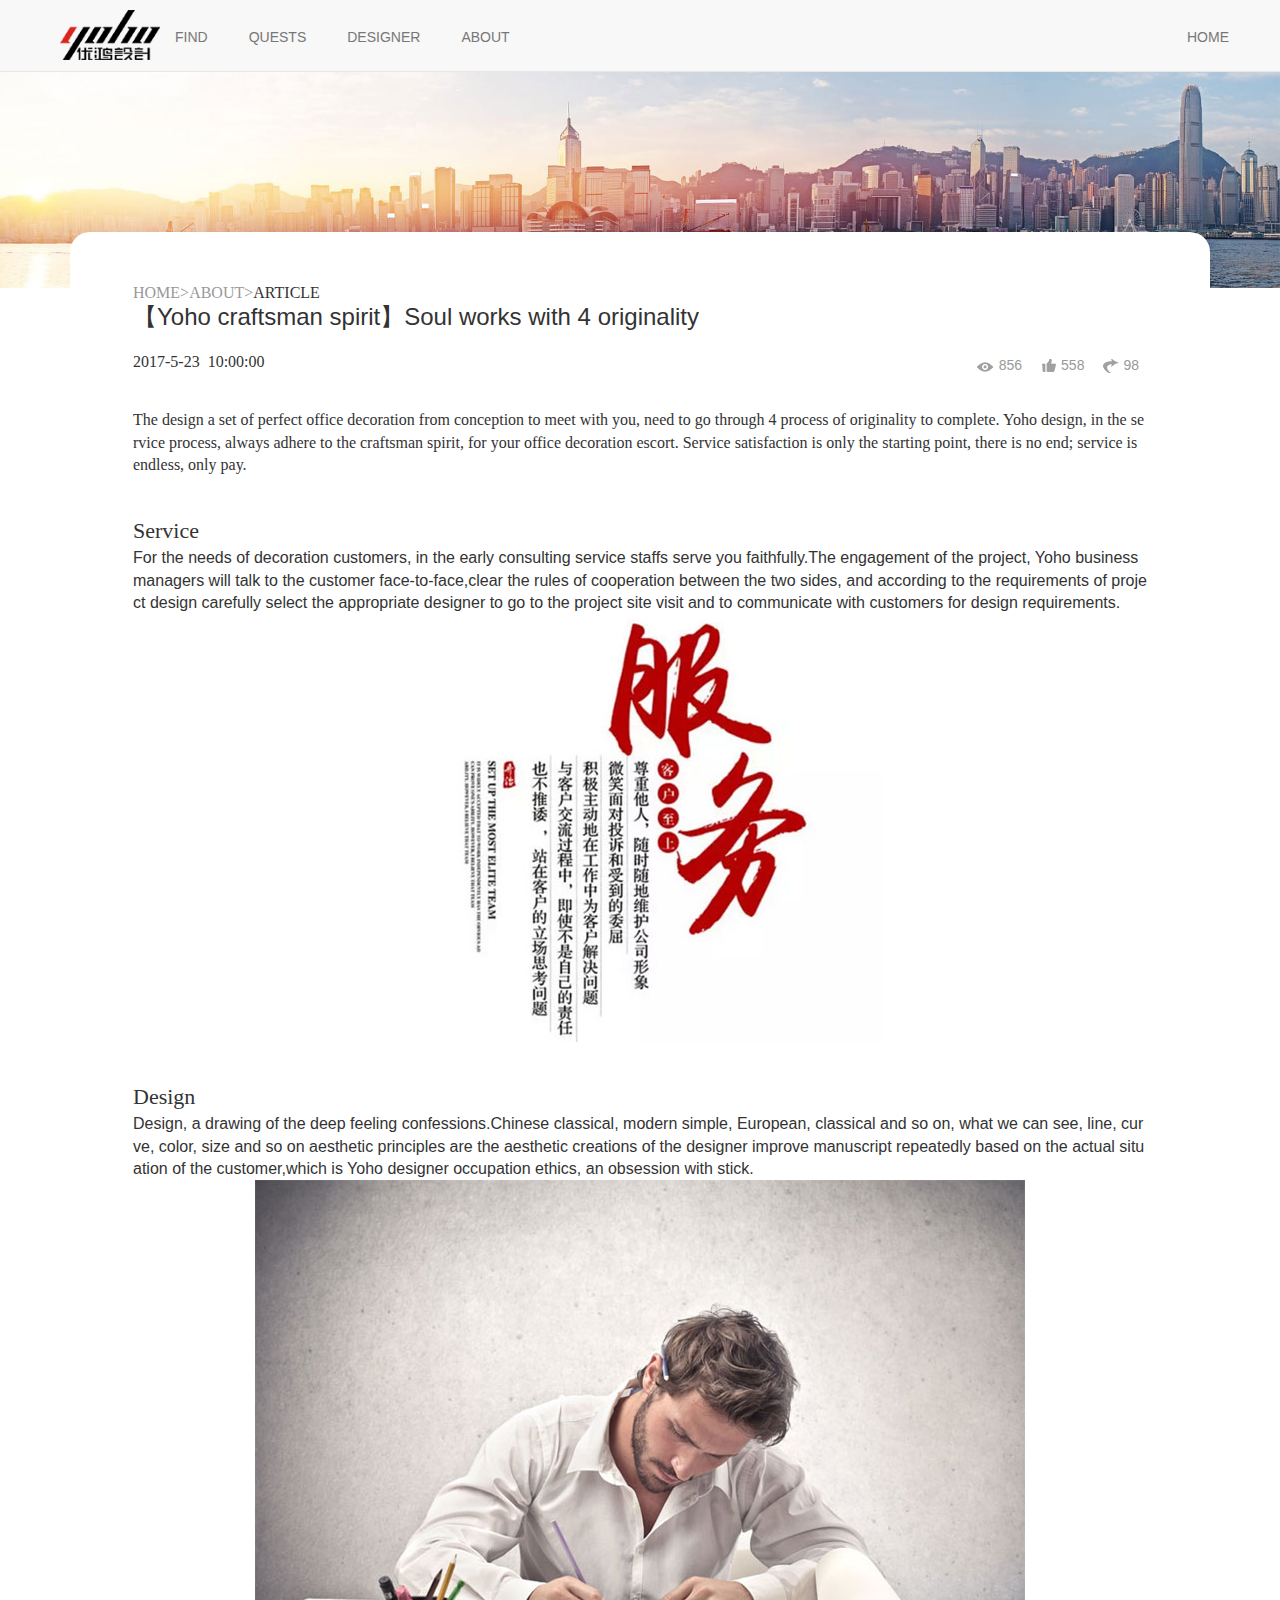
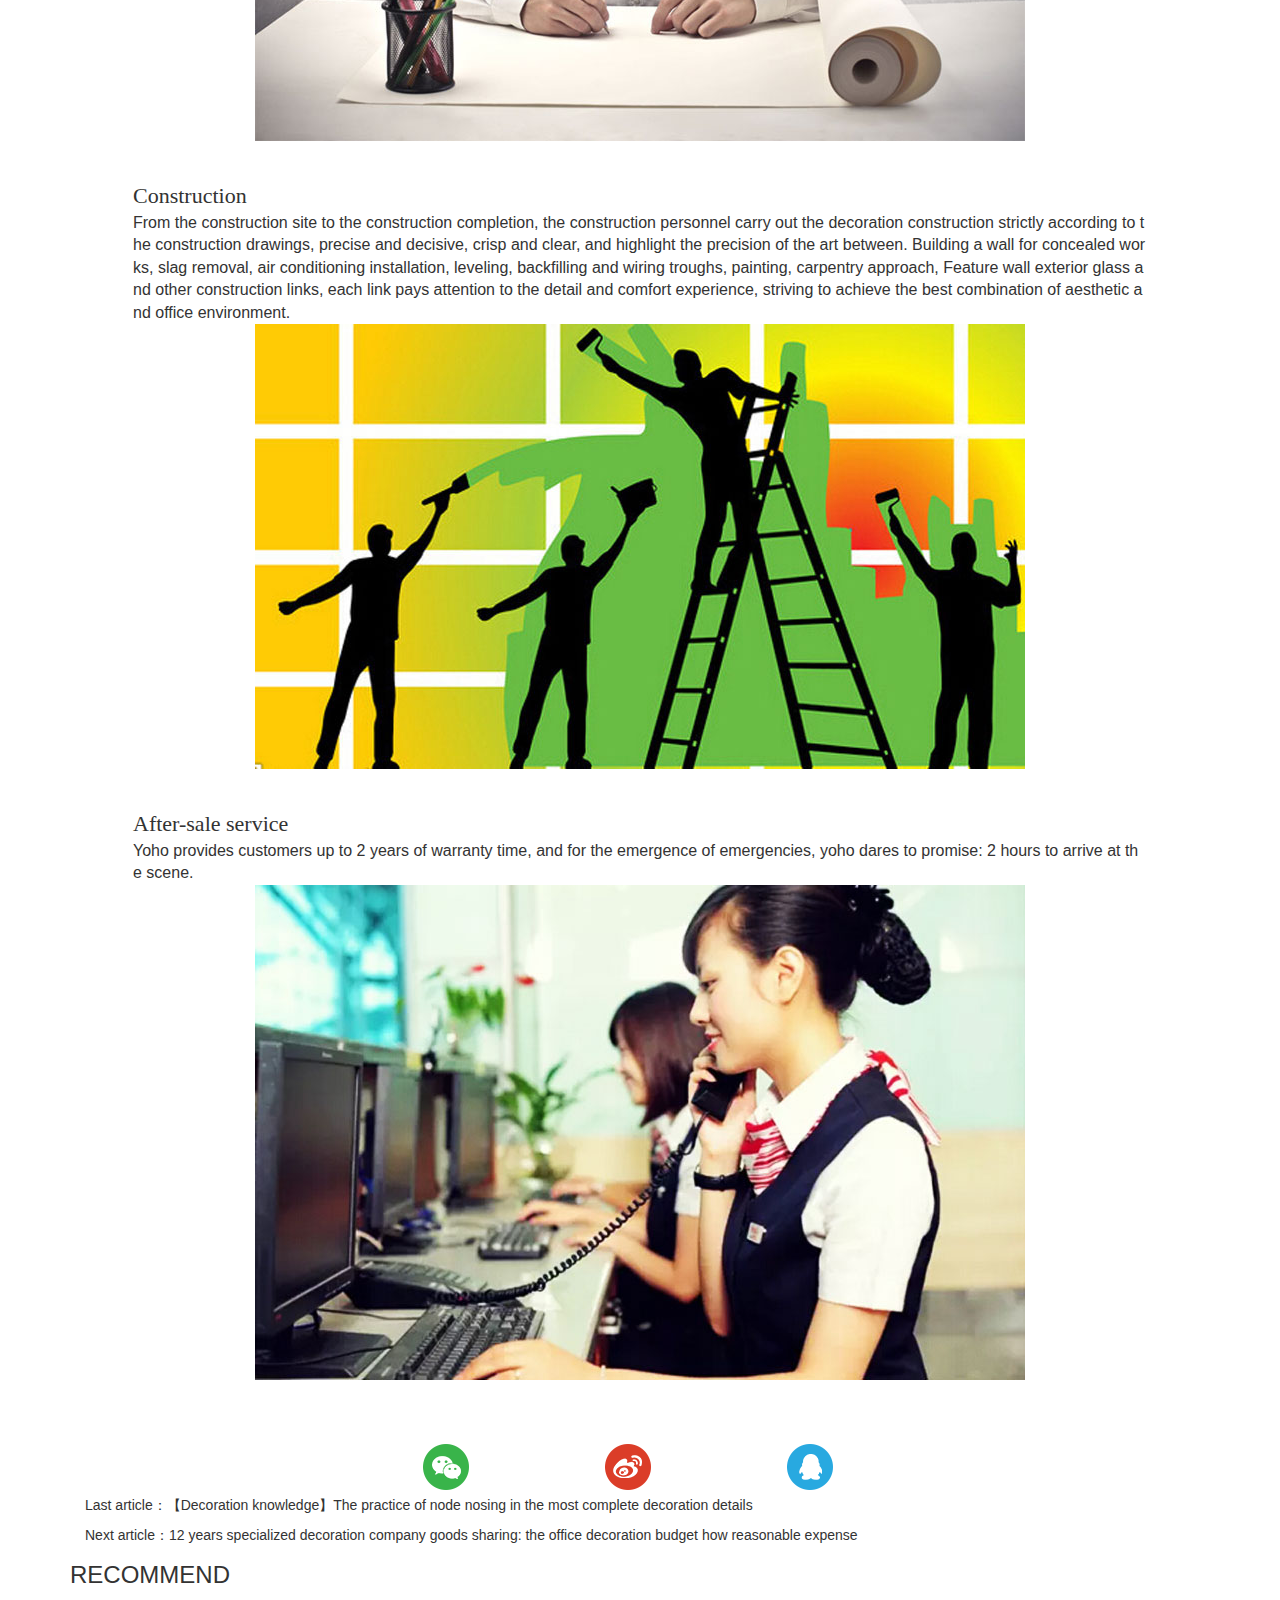
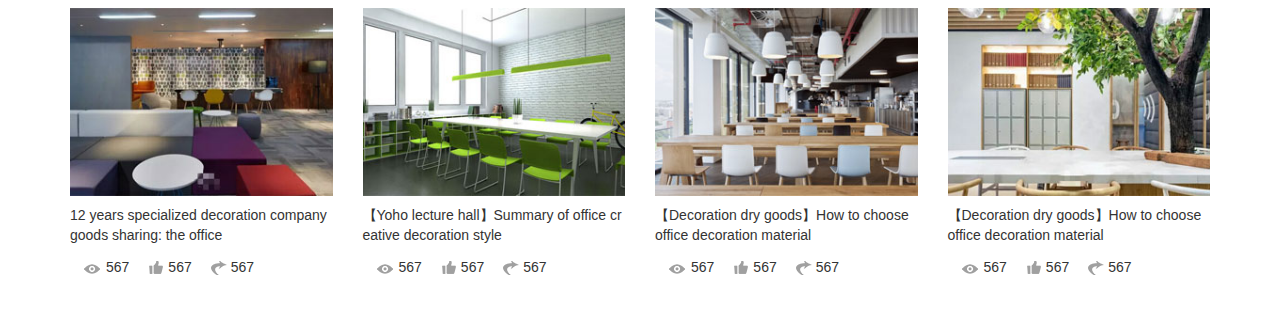
<file: article.html>
<!DOCTYPE html>
<html>

	<head>
		<meta http-equiv="Content-Type" content="text/html;charset=utf-8" />
		<meta name="keywords" content="" />
		<meta name="description" content="" />
		<meta name="viewport" content="width=device-width, initial-scale=1.0, maximum-scale=1.0, user-scalable=0" />
		<meta name="format-detection" content="telephone=no" />
		<meta name="apple-mobile-web-app-capable" content="yes" />
		<meta name="apple-mobile-web-app-status-bar-style" content="black">
		<meta charset="utf-8" />
		<title>案例栏目</title>
		<link rel="stylesheet" href="css/bootstrap.min.css" />
		<link rel="stylesheet" href="css/allshare.css" />
		<link rel="stylesheet" href="css/navshare.css" />
		<link rel="stylesheet" href="css/article.css" />
		<link rel="stylesheet" href="css/public.css"/>

	</head>

	<body>
		<nav class="navbar navbar-default navbar-fixed-top" role="navigation">

			<div class="navbar-header">

				<button type="button" class="navbar-toggle collapsed" data-toggle="collapse" data-target="#bs-example-navbar-collapse-1">
				        <span class="icon-bar"></span>
				        <span class="icon-bar"></span>
				        <span class="icon-bar"></span>
				    </button>

				<a class="navbar-brand" href="index.html"><img src="img/LOGO-500.png" /></a>
			</div>

			<div class="collapse navbar-collapse" id="bs-example-navbar-collapse-1">

				<ul class="nav navbar-nav">
					<li class="dropdown">
						<a href="columnsCase.html">
							FIND
						</a>
						<a class="quests" href="#">
							QUESTS
						</a>
						<a href="index.html#erSwp">
							DESIGNER
						</a>
						<a href="about.html">
							ABOUT
						</a>
					</li>
				</ul>

				<ul class="nav navbar-nav navbar-right">
					<li class="dropdown">
						<a href="index.html">
							HOME
						</a>

					</li>
				</ul>

			</div>

		</nav>
		
		
		<header id="head">

			<div>
				<div class="text-center pull-left">

					<div>
						<span>FOLLOW ME FOR</span>
						<p>EXCLUSIVE CONTENT.</p>
					</div>

				</div>
				<div class="pull-left">
					<a href="http://720yun.com/t/07f27u8Owuw?pano_id=1697038"><img src="images/vrbg_02.jpg" alt="" />

						<span>woneng industry</span>
						<i></i>
					</a>
					<a href="https://720yun.com/t/a3f27xfgyla?&pano_id=947447"><img src="images/vrbg_04.jpg" alt="" />

						<span>yuecheng Human resources</span>
						<i></i>
					</a>
					<a href="http://720yun.com/t/4932eusuxn6?pano_id=1689132"><img src="images/vrbg_05.jpg" alt="" />

						<span>Qinxi building materials</span>
						<i></i>
					</a>
				</div>
				<div class="pull-right">
					<div>
						<p><span class="active">ENGLISH</span> <span>中文</span></p>
						<a href="index.html"><img id="vrBtn" src="images/vrbtn_03.jpg" class="img-responsive pull-right" alt="" /></a>
					</div>

				</div>
			</div>

		</header>
		
		
		<div class="banner1">
			<img class="responsive img-responsive" src="img/article-bg.jpg">
		</div>
		<div class="bg">
			<div class="container">
				<div class="bg-white">
					<div class="article-top">
						<p><span>HOME>ABOUT></span>ARTICLE</p>
						<h3>【Yoho craftsman spirit】Soul works with 4 originality</h3>

						<p class="fl">
							<p>2017-5-23&nbsp;&nbsp;10:00:00</p>

						</p>
						<div class="fr">
							<div class="fenxiang">
								<div>
									<div class="pic-1"></div>
									<span>856</span>
								</div>
								<div>
									<div class="pic-2"></div>
									<span>558</span>
								</div>
								<div>
									<div class="pic-3"></div>
									<span>98</span>
									<div class="tu">
										<div class="pic-4"></div>
										<div class="pic-5"></div>
										<div class="pic-6"></div>
										<div class="pic-7"></div>
										<div class="pic-8"></div>
									</div>
								</div>
							</div>
						</div>

						<p class="the">The design a set of perfect office decoration from conception to meet with you, need to go through 4 process of originality to complete. Yoho design, in the service process, always adhere to the craftsman spirit, for your office decoration escort. Service satisfaction is only the starting point, there is no end; service is endless, only pay.</p>
					</div>
					<div class="service">
						<div>Service</div>
						<p>For the needs of decoration customers, in the early consulting service staffs serve you faithfully.The engagement of the project, Yoho business managers will talk to the customer face-to-face,clear the rules of cooperation between the two sides, and according to the requirements of project design carefully select the appropriate designer to go to the project site visit and to communicate with customers for design requirements. </p>
						<img class="responsive img-responsive" src="img/service.jpg" />
					</div>
					<div class="service">
						<div>Design</div>
						<p>Design, a drawing of the deep feeling confessions.Chinese classical, modern simple, European, classical and so on, what we can see, line, curve, color, size and so on aesthetic principles are the aesthetic creations of the designer improve manuscript repeatedly based on the actual situation of the customer,which is Yoho designer occupation ethics, an obsession with stick. </p>
						<img class="responsive img-responsive" src="img/design.jpg" />
					</div>
					<div class="service">
						<div>Construction</div>
						<p>From the construction site to the construction completion, the construction personnel carry out the decoration construction strictly according to the construction drawings, precise and decisive, crisp and clear, and highlight the precision of the art between. Building a wall for concealed works, slag removal, air conditioning installation, leveling, backfilling and wiring troughs, painting, carpentry approach, Feature wall exterior glass and other construction links, each link pays attention to the detail and comfort experience, striving to achieve the best combination of aesthetic and office environment. </p>
						<img class="responsive img-responsive" src="img/construction.jpg" />
					</div>
					<div class="service">
						<div>After-sale service</div>
						<p>Yoho provides customers up to 2 years of warranty time, and for the emergence of emergencies, yoho dares to promise: 2 hours to arrive at the scene.</p>
						<img class=" pic responsive img-responsive" src="img/After-sale-service.jpg" />
					</div>
				</div>
				<div class="share">
					<div class="sh">
						<img class="responsive img-responsive" src="img/case3.png" />
						<img class="responsive img-responsive" src="img/weibo.png" />
						<img class="responsive img-responsive" src="img/QQ.png" />
					</div>
				</div>
				<div class="article">
					<div class="col-md-12">
						<a href="">Last article：【Decoration knowledge】The practice of node nosing in the most complete decoration details</a>
					</div>
					<div class="col-md-12">
						<a href="">Next article：12 years specialized decoration company goods sharing: the office decoration budget how reasonable expense</a>
					</div>
				</div>
			</div>
		</div>
		<div class="container">
			<div class="row">
				<div class="col-md-12">
					<h3>RECOMMEND</h3>
				</div>
				<div class="col-md-3 col-sm-6 col-xs-6">
					<div class="box">
						<img class="responsive img-responsive" src="img/tuijian1.jpg" />
						<p>12 years specialized decoration company goods sharing: the office </p>
						<div class="fenxiang">
							<div>
								<div class="pic-1"></div>
								<span>567</span>
							</div>
							<div>
								<div class="pic-2"></div>
								<span>567</span>
							</div>
							<div>
								<div class="pic-3-1"></div>
								<span>567</span>
								<div class="tu1">
										<div class="pic-4"></div>
										<div class="pic-5"></div>
										<div class="pic-6"></div>
										<div class="pic-7"></div>
										<div class="pic-8"></div>
									</div>
							</div>
						</div>
					</div>
				</div>
				<div class="col-md-3 col-sm-6 col-xs-6">
					<div class="box">
						<img class="responsive img-responsive" src="img/tuijian2.jpg" />
						<p>【Yoho lecture hall】Summary of office creative decoration style </p>
						<div class="fenxiang">
							<div>
								<div class="pic-1"></div>
								<span>567</span>
							</div>
							<div>
								<div class="pic-2"></div>
								<span>567</span>
							</div>
							<div>
								<div class="pic-3-2"></div>
								<span>567</span>
								<div class="tu2">
										<div class="pic-4"></div>
										<div class="pic-5"></div>
										<div class="pic-6"></div>
										<div class="pic-7"></div>
										<div class="pic-8"></div>
									</div>
							</div>
						</div>
					</div>
				</div>
				<div class="col-md-3 col-sm-6 col-xs-6">
					<div class="box">
						<img class="responsive img-responsive" src="img/tuijian3.jpg" />
						<p>【Decoration dry goods】How to choose office decoration material </p>
						<div class="fenxiang">
							<div>
								<div class="pic-1"></div>
								<span>567</span>
							</div>
							<div>
								<div class="pic-2"></div>
								<span>567</span>
							</div>
							<div>
								<div class="pic-3-3"></div>
								<span>567</span>
								<div class="tu3">
										<div class="pic-4"></div>
										<div class="pic-5"></div>
										<div class="pic-6"></div>
										<div class="pic-7"></div>
										<div class="pic-8"></div>
									</div>
							</div>
						</div>
					</div>
				</div>
				<div class="col-md-3 col-sm-6 col-xs-6">
					<div class="box">
						<img class="responsive img-responsive" src="img/tuijian4m.jpg" />
						<p>【Decoration dry goods】How to choose office decoration material </p>
						<div class="fenxiang">
							<div>
								<div class="pic-1"></div>
								<span>567</span>
							</div>
							<div>
								<div class="pic-2"></div>
								<span>567</span>
							</div>
							<div>
								<div class="pic-3-4"></div>
								<span>567</span>
								<div class="tu4">
										<div class="pic-4"></div>
										<div class="pic-5"></div>
										<div class="pic-6"></div>
										<div class="pic-7"></div>
										<div class="pic-8"></div>
									</div>
							</div>
						</div>
					</div>
				</div>
			</div>
		</div>

		<div class="toolbar">
			<a href="#" class="toolbar-item toolbar-item-weixin">
				<div class="toolbar-layer">
					<div id="maCanvas" style="display: none">
						<!--<img src="images/ma.png" alt=""/>-->
					</div>
					<div id="maImg">
					</div>
					<p>微信扫一扫</p>
					<i id="triangle-right"></i>
				</div>
			</a>

			<a href="http://www.yohosj.com/swt/" class="toolbar-item toolbar-item-feedback">

			</a>
			<a href="javascript:;" id="top" class="toolbar-item toolbar-item-top"></a>

		</div>
		<script src="js/jquery-3.2.1.min.js"></script>
		<script src="js/bootstrap.min.js"></script>
		<script src="js/jquery.qrcode.min.js"></script>
		<script src="js/app.js"></script>
		<script type="text/javascript" src="js/article.js" ></script>
		<script type="text/javascript" src="js/allshare.js" ></script>
	</body>

</html>
</file>
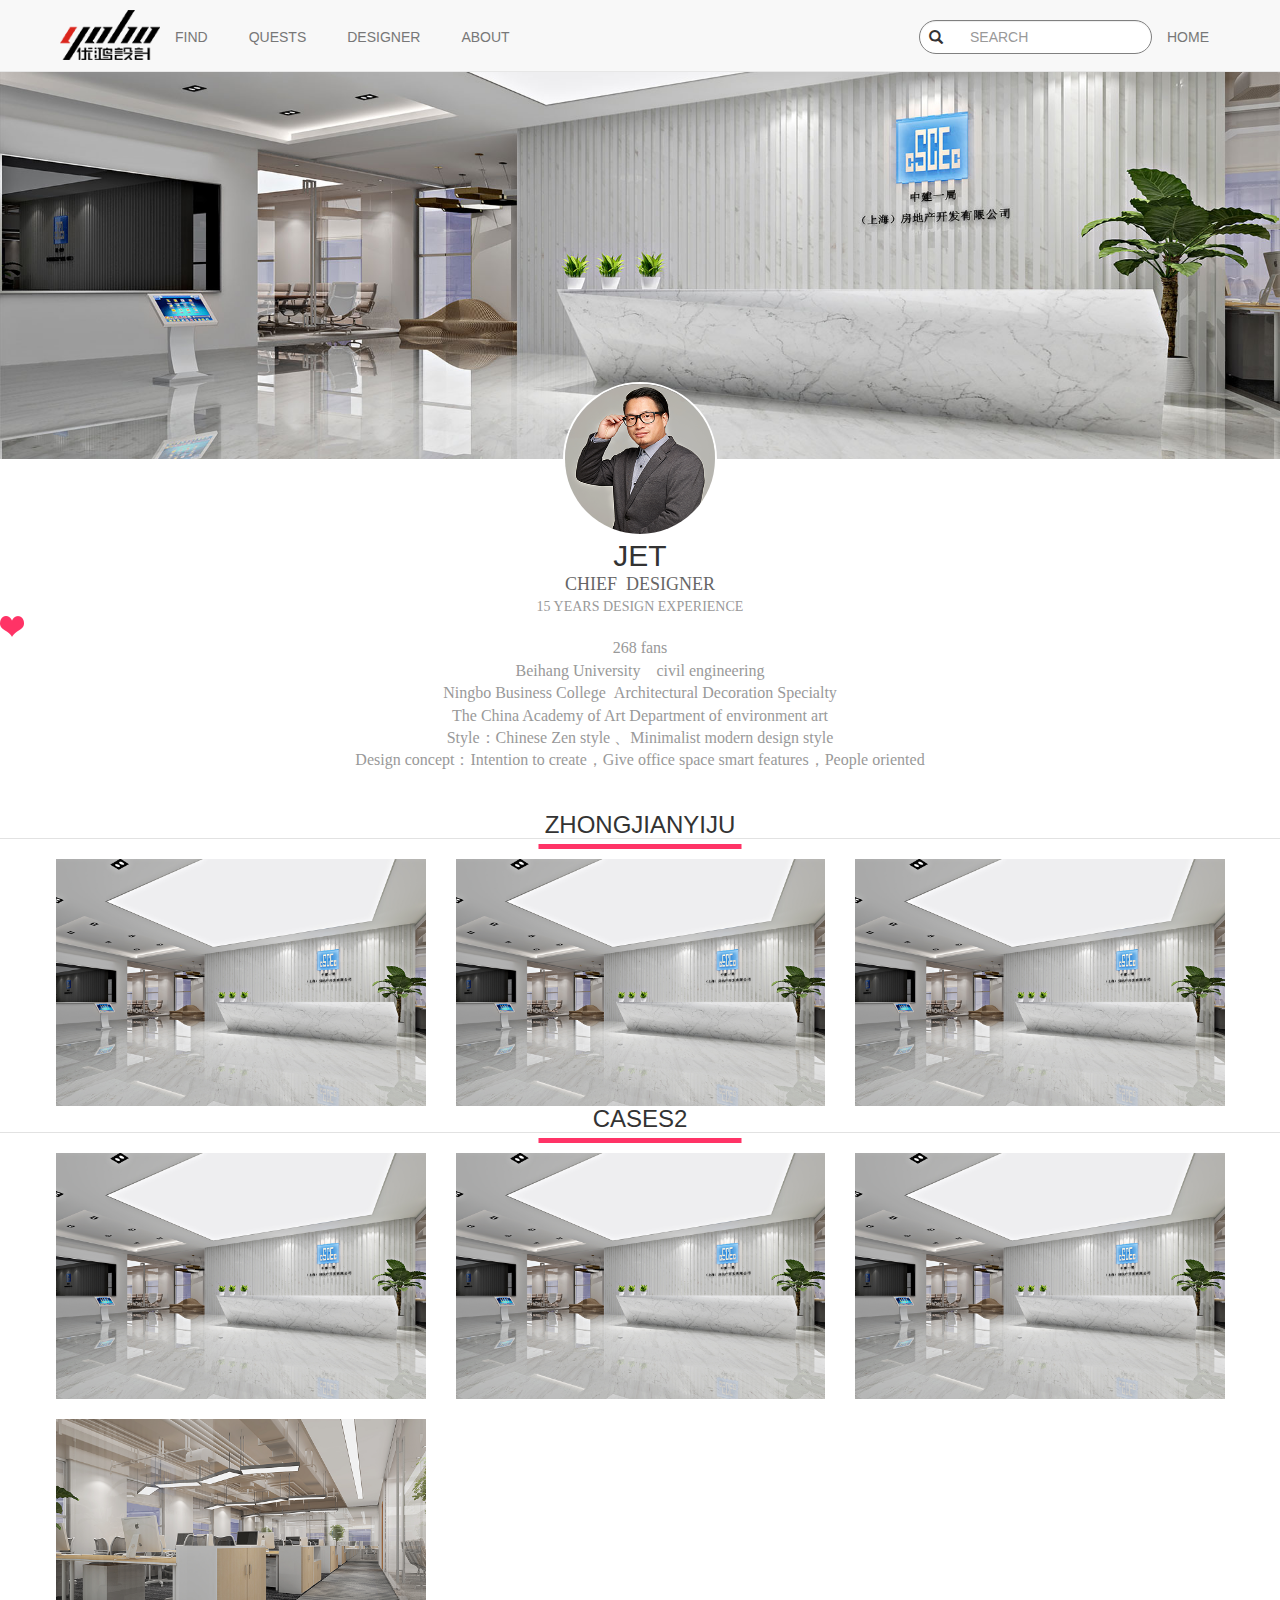
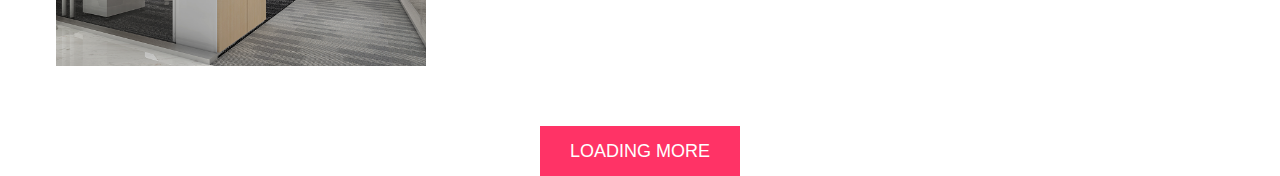
<file: Case-column-also.html>
<!DOCTYPE html>
<html>

	<head>
		<meta http-equiv="Content-Type" content="text/html;charset=utf-8" />
		<meta name="keywords" content="" />
		<meta name="description" content="" />
		<meta name="viewport" content="width=device-width, initial-scale=1.0, maximum-scale=1.0, user-scalable=0" />
		<meta name="format-detection" content="telephone=no" />
		<meta name="apple-mobile-web-app-capable" content="yes" />
		<meta name="apple-mobile-web-app-status-bar-style" content="black">
		<meta charset="utf-8" />
		<title>设计师详情</title>
		<link rel="stylesheet" href="css/bootstrap.min.css" />
		<link rel="stylesheet" href="css/allshare.css" />
		<link rel="stylesheet" href="css/navshare.css" />
		<link rel="stylesheet" href="css/Case-column-also.css" />
		<link rel="stylesheet" href="css/public.css"/>
	</head>

	<body>
		<nav class="navbar navbar-default navbar-fixed-top" role="navigation">

			<div class="navbar-header">

				<button type="button" class="navbar-toggle collapsed" data-toggle="collapse" data-target="#bs-example-navbar-collapse-1">
				        <span class="icon-bar"></span>
				        <span class="icon-bar"></span>
				        <span class="icon-bar"></span>
				    </button>

				<a class="navbar-brand" href="index.html"><img src="img/LOGO-500.png" /></a>
			</div>

			<div class="collapse navbar-collapse" id="bs-example-navbar-collapse-1">

				<ul class="nav navbar-nav">
					<li class="dropdown">
						<a href="columnsCase.html">
							FIND
						</a>
						<a class="quests" href="">
							QUESTS
						</a>
						<a href="index.html#erSwp">
							DESIGNER
						</a>
						<a href="about.html">
							ABOUT
						</a>
					</li>
				</ul>

				<ul class="nav navbar-nav navbar-right">
					<li class="dropdown">
						<a href="index.html">
							HOME
						</a>

					</li>
				</ul>

				<form class="navbar-form navbar-right" role="search">
					<div class="form-group has-feedback">
						<input type="text" class="form-control" placeholder="SEARCH">
						<span class="glyphicon glyphicon-search form-control-feedback"> </span>
					</div>
				</form>

			</div>

		</nav>

		<header id="head">

			<div>
				<div class="text-center pull-left">

					<div>
						<span>FOLLOW ME FOR</span>
						<p>EXCLUSIVE CONTENT.</p>
					</div>

				</div>
				<div class="pull-left">
					<a href="http://720yun.com/t/07f27u8Owuw?pano_id=1697038"><img src="images/vrbg_02.jpg" alt="" />

						<span>woneng industry</span>
						<i></i>
					</a>
					<a href="https://720yun.com/t/a3f27xfgyla?&pano_id=947447"><img src="images/vrbg_04.jpg" alt="" />

						<span>yuecheng Human resources</span>
						<i></i>
					</a>
					<a href="http://720yun.com/t/4932eusuxn6?pano_id=1689132"><img src="images/vrbg_05.jpg" alt="" />

						<span>Qinxi building materials</span>
						<i></i>
					</a>
				</div>
				<div class="pull-right">
					<div>
						<p><span class="active">ENGLISH</span> <span>中文</span></p>
						<a href="index.html"><img id="vrBtn" src="images/vrbtn_03.jpg" class="img-responsive pull-right" alt="" /></a>
					</div>

				</div>
			</div>

		</header>
		<div class="main">
			<div class="banner">
				<img class="img-responsive" src="img/banner.jpg" />

			</div>
			<div class="person">
				<div>
					<img class="img-circle" src="img/JET.png" />
				</div>
			</div>
		</div>
		<div class="text">
			<h2>JET</h2>
			<p class="ch">CHIEF&nbsp;&nbsp;DESIGNER</p>
			<p class="year">15 YEARS DESIGN EXPERIENCE</p>
			<P>
				<span><img src="img/love.png"></span>
				<span>268</span>
				<span>fans</span>
			</P>
			<p>Beihang University &nbsp;&nbsp;&nbsp;civil engineering</p>
			<p>Ningbo Business College&nbsp;&nbsp;Architectural Decoration Specialty</p>
			<p>The China Academy of Art Department of environment art</p>
			<p>Style：Chinese Zen style 、Minimalist modern design style</p>
			<P>Design concept：Intention to create，Give office space smart features，People oriented</P>
		</div>
		<div class="bottom">
			<h3>ZHONGJIANYIJU<i></i></h3>
			<div class="bottom-boder"></div>
			<div class="container-fluid">

				<div class="col-sm-4 col-xs-4">
					<img class="img-responsive" src="img/anli1-1.png" />
				</div>
				<div class="col-sm-4 col-xs-4">
					<img class="img-responsive" src="img/anli1-1.png" />
				</div>
				<div class="col-sm-4 col-xs-4">
					<img class="img-responsive" src="img/anli1-1.png" />
				</div>

			</div>
			<h3>CASES2<i class="icon"></i></h3>
			<div class="bottom-boder"></div>
			<div class="container-fluid">

				<div class="col-sm-4 col-xs-4">
					<img class="img-responsive" src="img/anli1-1.png" />
				</div>
				<div class="col-sm-4 col-xs-4">
					<img class="img-responsive" src="img/anli1-1.png" />
				</div>
				<div class="col-sm-4 col-xs-4">
					<img class="img-responsive" src="img/anli1-1.png" />
				</div>
				<div class="col-sm-4 col-xs-4 last">
					<img class="img-responsive" src="img/anli4.png" />
				</div>

			</div>
		</div>
		<div class="toolbar">
			<a href="#" class="toolbar-item toolbar-item-weixin">
				<div class="toolbar-layer">
					<div id="maCanvas" style="display: none">
						<!--<img src="images/ma.png" alt=""/>-->
					</div>
					<div id="maImg">
					</div>
					<p>微信扫一扫</p>
					<i id="triangle-right"></i>
				</div>
			</a>

			<a href="http://www.yohosj.com/swt/" class="toolbar-item toolbar-item-feedback">

			</a>
			<a href="javascript:;" id="top" class="toolbar-item toolbar-item-top"></a>

		</div>
		<div class="footer">
			<h4>LOADING MORE</h4>
		</div>
		

		<script src="js/jquery-3.2.1.min.js"></script>
		<script src="js/bootstrap.min.js"></script>
		<script type="text/javascript" src="js/jquery.qrcode.min.js"></script>
		<script type="text/javascript" src="js/app.js" data-page="home" id="scriptRequire"></script>
		<script type="text/javascript" src="js/allshare.js" ></script>

	</body>

</html>
</file>
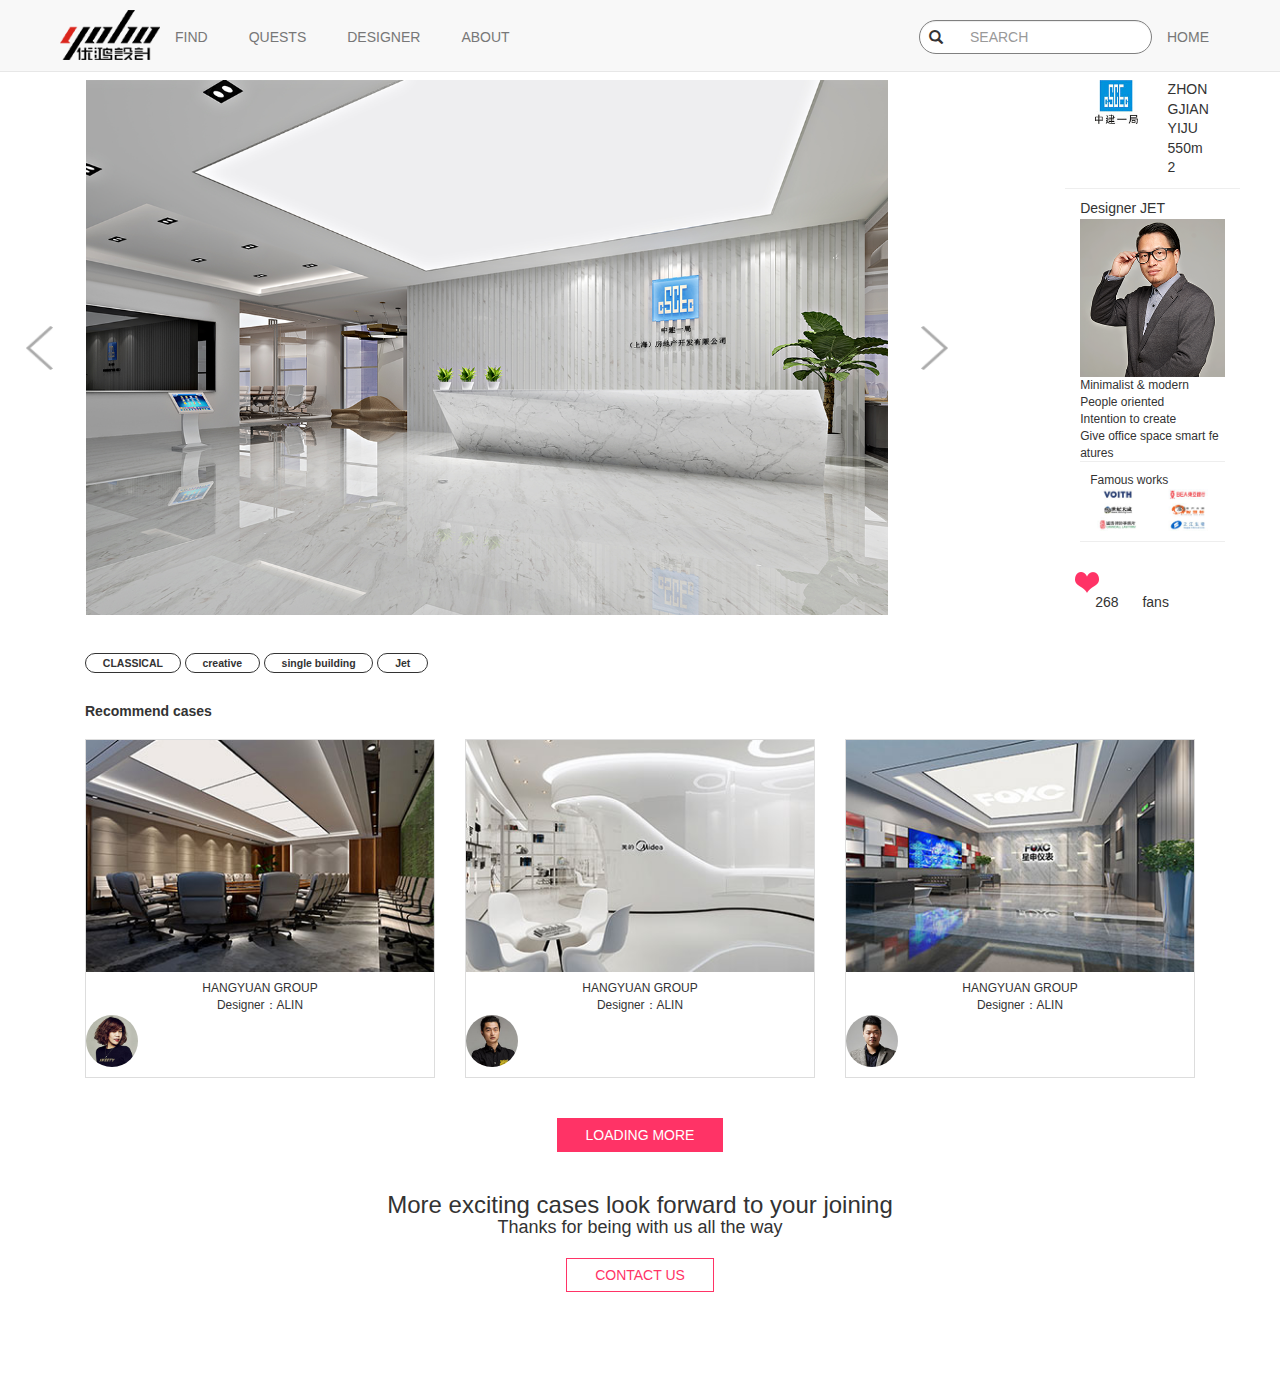
<file: case.html>
<!DOCTYPE html>
<html>

	<head>
		<meta http-equiv="Content-Type" content="text/html;charset=utf-8" />
		<meta name="keywords" content="" />
		<meta name="description" content="" />
		<meta name="viewport" content="width=device-width, initial-scale=1.0, maximum-scale=1.0, user-scalable=0" />
		<meta name="format-detection" content="telephone=no" />
		<meta name="apple-mobile-web-app-capable" content="yes" />
		<meta name="apple-mobile-web-app-status-bar-style" content="black">
		<meta charset="utf-8" />
		<title>案例详情</title>
		<link rel="stylesheet" href="css/bootstrap.css" />
		<link rel="stylesheet" href="css/allshare.css" />
		<link rel="stylesheet" href="css/navshare.css" />
		<link rel="stylesheet" href="css/case.css" />
		<link rel="stylesheet" href="css/swiper-3.4.2.min.css" />
		<link rel="stylesheet" href="css/public.css"/>
	</head>

	<body>
		<nav class="navbar navbar-default navbar-fixed-top" role="navigation">

			<div class="navbar-header">

				<button type="button" class="navbar-toggle collapsed" data-toggle="collapse" data-target="#bs-example-navbar-collapse-1">
				        <span class="icon-bar"></span>
				        <span class="icon-bar"></span>
				        <span class="icon-bar"></span>
				    </button>

				<a class="navbar-brand" href="index.html"><img src="img/LOGO-500.png" /></a>
			</div>

			<div class="collapse navbar-collapse" id="bs-example-navbar-collapse-1">

				<ul class="nav navbar-nav">
					<li class="dropdown">
						<a href="columnsCase.html">
							FIND
						</a>
						<a class="quests" href="#">
							QUESTS
						</a>
						<a href="index.html#erSwp">
							DESIGNER
						</a>
						<a href="about.html">
							ABOUT
						</a>
					</li>
				</ul>

				<ul class="nav navbar-nav navbar-right">
					<li class="dropdown">
						<a href="index.html">
							HOME
						</a>

					</li>
				</ul>

				<form class="navbar-form navbar-right" role="search">
					<div class="form-group has-feedback">
						<input type="text" class="form-control" placeholder="SEARCH">
						<span class="glyphicon glyphicon-search form-control-feedback"> </span>
					</div>
				</form>

			</div>

		</nav>
		
		
		<header id="head">

			<div>
				<div class="text-center pull-left">

					<div>
						<span>FOLLOW ME FOR</span>
						<p>EXCLUSIVE CONTENT.</p>
					</div>

				</div>
				<div class="pull-left">
					<a href="http://720yun.com/t/07f27u8Owuw?pano_id=1697038"><img src="images/vrbg_02.jpg" alt="" />

						<span>woneng industry</span>
						<i></i>
					</a>
					<a href="https://720yun.com/t/a3f27xfgyla?&pano_id=947447"><img src="images/vrbg_04.jpg" alt="" />

						<span>yuecheng Human resources</span>
						<i></i>
					</a>
					<a href="http://720yun.com/t/4932eusuxn6?pano_id=1689132"><img src="images/vrbg_05.jpg" alt="" />

						<span>Qinxi building materials</span>
						<i></i>
					</a>
				</div>
				<div class="pull-right">
					<div>
						<p><span class="active">ENGLISH</span> <span>中文</span></p>
						<a href="index.html"><img id="vrBtn" src="images/vrbtn_03.jpg" class="img-responsive pull-right" alt="" /></a>
					</div>

				</div>
			</div>

		</header>



		<div class="container-fluid" style="margin-top:80px;">
			<div class="row">
				<div class="col-lg-9 col-md-9 col-sm-12 col-xs-12">
					<div style="width: 90%;margin: 0 auto;">
					<div class="swiper-container">

						<div class="swiper-wrapper">
							<div class="swiper-slide"><img class="responsive img-responsive" src="img/anli1-1.png"></div>
							<div class="swiper-slide"><img class="responsive img-responsive" src="img/anli1-2.png"></div>
							<div class="swiper-slide"><img class="responsive img-responsive" src="img/anli1-3.png"></div>
						</div>

					</div>
					</div>

					<div class="swiper-button-prev"></div>
					<!--前进按钮-->
					<div class="swiper-button-next"></div>	
				</div>
				

				
				<div class="col-lg-2 col-md-3 col-sm-12 col-xs-12 pull-right right-bar">


					<div class="mt20 visible-sm-block visible-xs-block col-sm-12"></div>
					<div class="right-top col-sm-12">
						
						<div class="zhong-logo col-md-6  col-sm-4 col-xs-12">
							<img src="img/zhongjian.jpg" />
						</div>
						<div class="zhong col-md-6 col-sm-8 col-xs-12">
							<p>ZHONGJIANYIJU</p>
							<p>550m2</p>
						</div>
					</div>
					
					
					<div class="col-sm-6 col-xs-12 col-md-12 designer">
						<div>
							<span>Designer</span>
							<span>JET</span>
								<a href="Case-column-also.html" class="im"><img class="responsive img-responsive" src="img/JET.png" ></a>
						</div>
					</div>

					<div class="designer-info col-sm-6 col-xs-12 col-md-12">
						<p>Minimalist & modern</p>
						<p>People oriented</p>
						<p>Intention to create</p>
						<p>Give office space smart features</p>
						<div class="famous">
							<p>Famous works</p>
							<img src="img/JET-famous-works.jpg" style="width:100%;" />
						</div>	
					</div>	

					<div class="col-md-12 love">
						<span><img src="img/love.png" alt=""></span>
						<span>268</span>
						<span>fans</span>
					</div>




				</div>
			</div>		
		</div>


		<div class="container classical">
				
		<div class="col-md-12">
				<span class="label label-default">CLASSICAL</span>
				<span class="label label-default">creative</span>
				<span class="label label-default">single building</span>
				<span class="label label-default">Jet</span>
		</div>		
		</div>
		
		<script src="js/jquery-3.2.1.min.js"></script>
		<script src="js/bootstrap.min.js"></script>
		<script type="text/javascript" src="js/swiper-3.4.2.min.js"></script>
		<script type="text/javascript" src="js/allshare.js" ></script>
		<script type="text/javascript">
			var mySwiper = new Swiper(".swiper-container", {
				direction: "horizontal",
				/*横向滑动*/
				loop: true,
				/*形成环路（即：可以从最后一张图跳转到第一张图*/
				autoplayDisableOnInteraction: false,
				/*用户操作完继续*/

				paginationClickable: true,
				/*点击圆点*/
				prevButton: ".swiper-button-prev",
				/*前进按钮*/
				nextButton: ".swiper-button-next",
				/*后退按钮*/
				autoplay: 3000,
				/*每隔3秒自动播放*/
			})
		</script> 
		


		<style>
		.classical{
			margin-top: 30px; 
		}
			#cases .col-sm-4{
				text-align: center;
				
			}
			.box{
				border:1px solid #ddd;
			}
			.box:hover{
-webkit-box-shadow: 0 3px 8px rgba(0, 0, 0, .175);
          box-shadow: 0 3px 8px rgba(0, 0, 0, .175);				
			}
			a.ico img{width: 15%;}
			a.ico img{
				border-radius: 50%;
			}
		</style>
		<div class="container" id="cases">
				<h5 class="col-md-12"><strong>Recommend cases</strong></h5>
				<div class="col-sm-4">
					<div class="box">
					<img src="img/an_03.jpg" width="100%" alt="">
					<h6>HANGYUAN GROUP</h6>
					<small>Designer：ALIN</small>
					<p><a href="" class="ico"><img src="img/i.jpg" alt=""></a></p>
					</div>
				</div>

				<div class="col-sm-4">
					<div class="box">
					<img src="img/an_05.jpg" width="100%" alt="">
					<h6>HANGYUAN GROUP</h6>
					<small>Designer：ALIN</small>
					<p><a href="" class="ico"><img src="img/person2.jpg" alt=""></a></p>
					</div>
				</div>

				<div class="col-sm-4">
					<div class="box">
					<img src="img/xing.jpg" width="100%" alt="">
					<h6>HANGYUAN GROUP</h6>
					<small>Designer：ALIN</small>
					<p><a href="" class="ico"><img src="img/person3.jpg" alt=""></a></p>
					</div>
				</div>
			
		</div>

		<style>
			.more{
				margin-top: 40px;
				margin-bottom: 40px;
			}
			.contact .btn{
				margin-top: 20px;
				margin-bottom: 60px;
			}
		</style>
		<div class="more  text-center">
					<a href="http://yohosj.com/cases" class="btn btn-danger active">LOADING MORE</a>
			</div>
	


		<div class="contact  text-center">
			<div><h3>More exciting cases look forward to your joining</h3>
			<h4>Thanks for being with us all the way</h4>
			<a href="index.html#stContact" class="btn btn-danger">CONTACT US</a>
			</div>			
		</div>

		<br>
		<br>


		<div class="toolbar">
			<a href="#" class="toolbar-item toolbar-item-weixin">
				<div class="toolbar-layer">
					<div id="maCanvas" style="display: none">
						<!--<img src="images/ma.png" alt=""/>-->
					</div>
					<div id="maImg">
					</div>
					<p>微信扫一扫</p>
					<i id="triangle-right"></i>
				</div>
			</a>

			<a href="http://www.yohosj.com/swt/" class="toolbar-item toolbar-item-feedback">

			</a>
			<a href="javascript:;" id="top" class="toolbar-item toolbar-item-top"></a>

		</div>
		<script src="js/jquery.qrcode.min.js"></script>
		<script src="js/app.js"></script>
	</body>

</html>
</file>
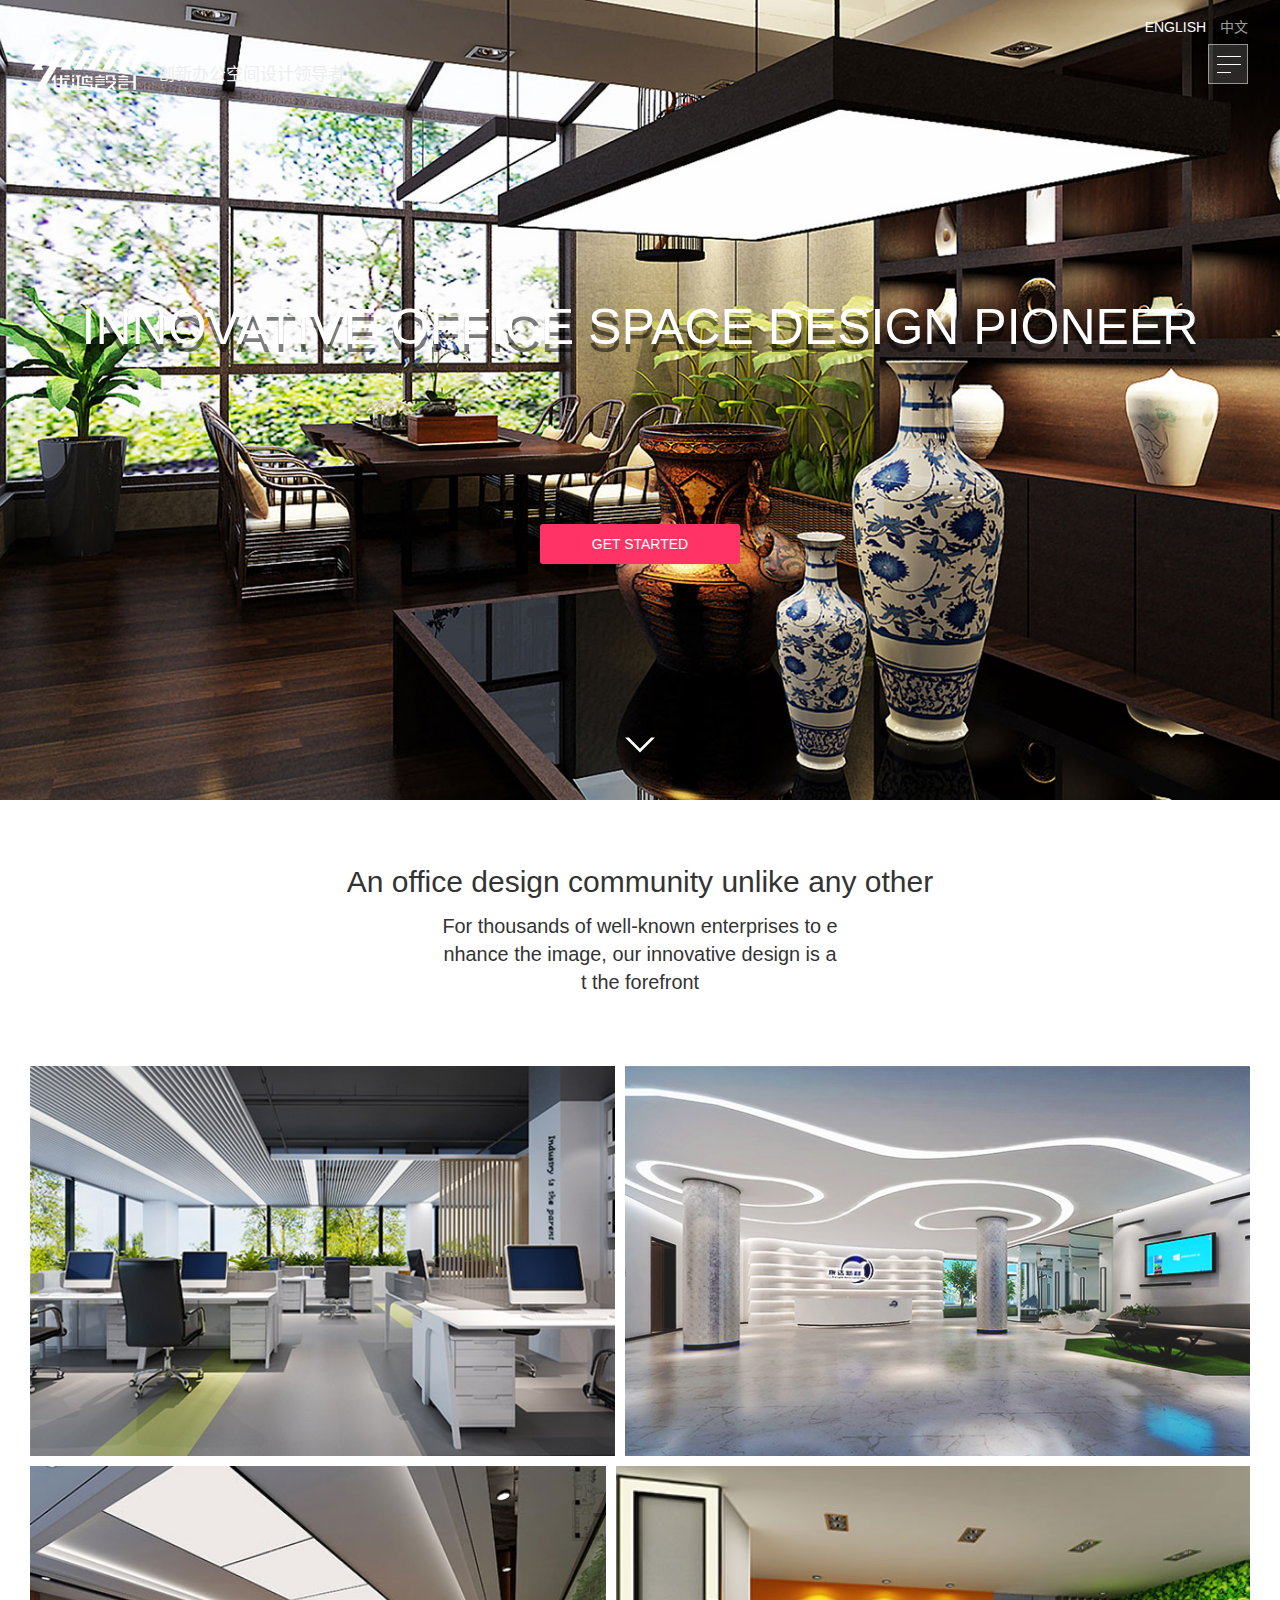
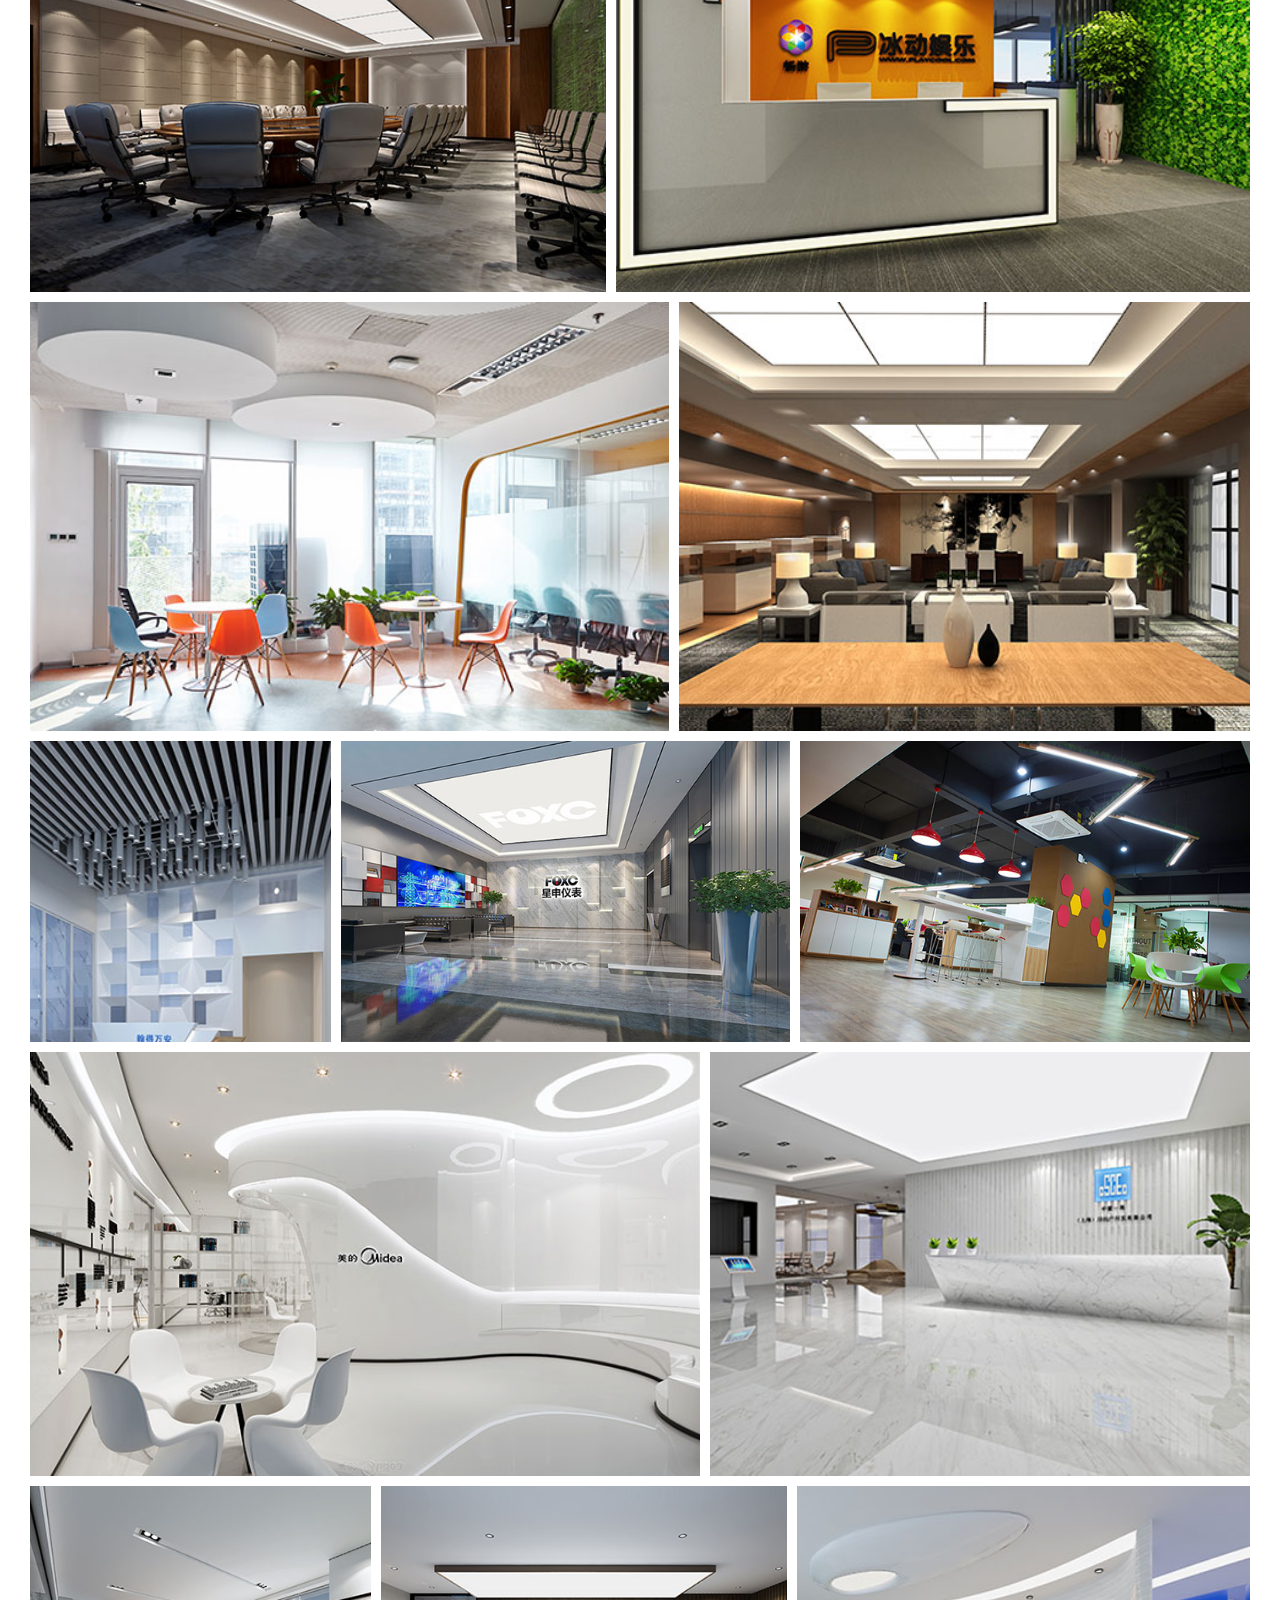
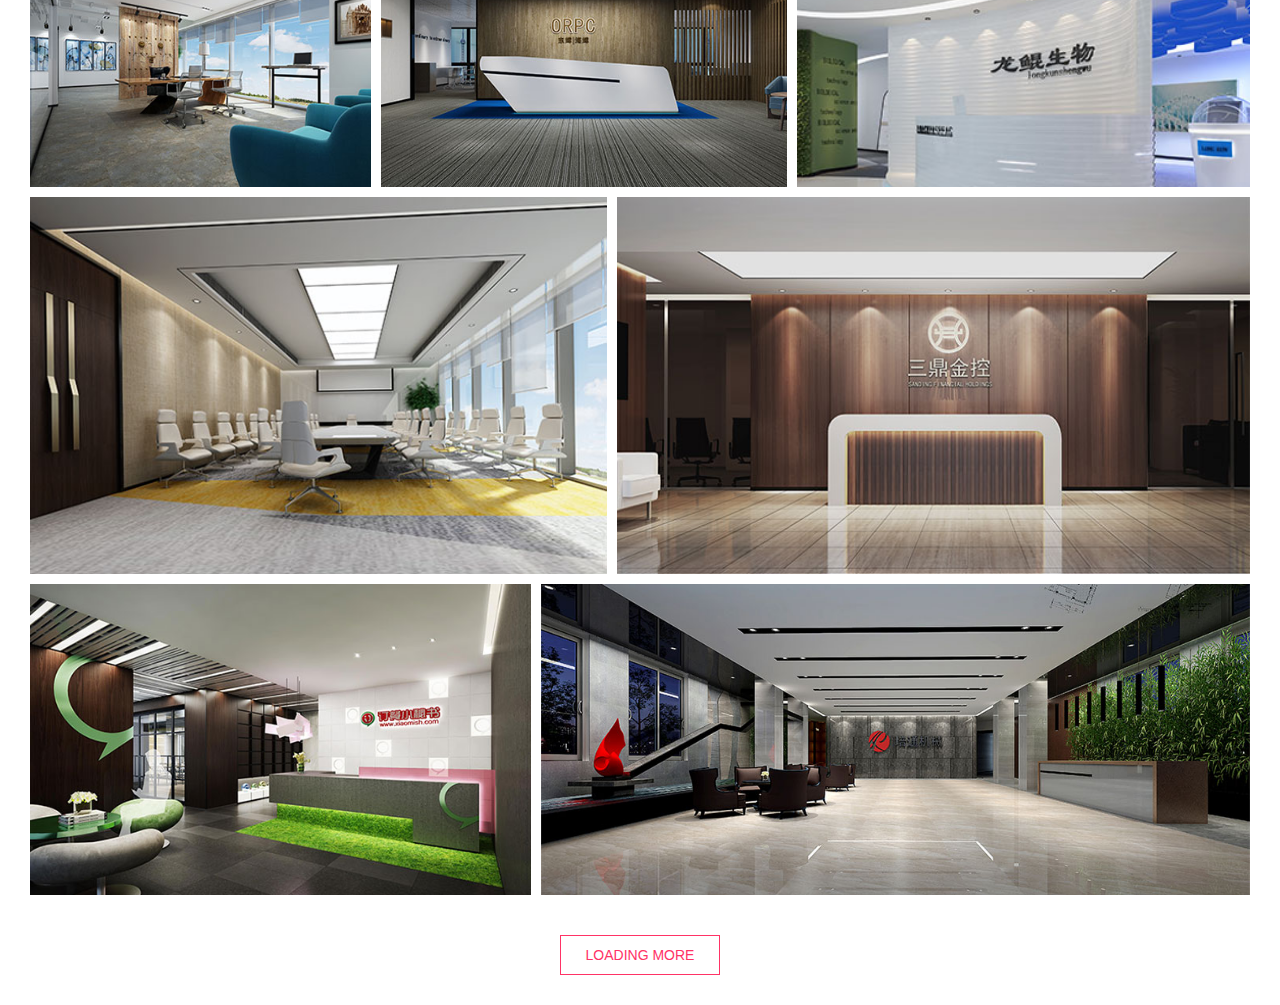
<file: columnsCase.html>
<!DOCTYPE html>
<html>
	<head>
		<meta charset="utf-8" />
		<meta http-equiv="Content-Language" content="zh-cn" />
		<meta name="renderer" content="webkit" />
		<meta http-equiv="Cache-Control" content="no-siteapp" />
		<meta http-equiv="X-UA-Compatible" content="IE=edge, chrome=1" />

		<meta name="viewport"
			  content="width=device-width, user-scalable=no, initial-scale=1.0, maximum-scale=1.0, minimum-scale=1.0"/>
		<meta name="HandheldFriendly" content="true" />
		<meta name="msapplication-tap-highlight" content="no" />
		<meta content="telephone=no" name="format-detection" />

		<title>案例栏目</title>
		<meta name="keywords" content="keywords" />
		<meta name="description" itemprop="description" content="description" />

		<link rel="stylesheet" href="css/bootstrap.min.css"/>

		<link rel="stylesheet" href="Swiper2/idangerous.swiper.css"/>
		<link rel="stylesheet" href="css/jquery.mosaic.css"/>
		<link rel="stylesheet" href="css/public.css"/>
		<link rel="stylesheet" href="css/index.css"/>
		<link rel="stylesheet" href="css/columnsCase.css"/>
		<!--[if lte IE 8]>
			<script type="text/javascript" src="js/html5shiv.min.js"></script>
			<script type="text/javascript" src="js/respond.min.js"></script>
		<![endif]-->
		<style>

		</style>

	</head>
	<body>
	<div class="st-cover">
		<div class="st-cover-shade">
			<div class="st-cover-hd clearfix">
				<div class="l clearfix">
					<a href="javascript:;" class="st-cover-logo"><img src="images/logo.png" alt="" /></a>
					<div class="st-cover-slogan">
						<div class="zh">创新办公空间设计领导者</div>
						<div class="en">INNOVATIVE OFFICE SPACE DESIGN ADVOCATES</div>
					</div>
				</div>
				<div class="r">
					<div class="st-cover-lang">
						<a class="active" href="javascript:;">ENGLISH</a>
						<a href="javascript:;">中文</a>
					</div>
					<a href="tel:400000000" class="st-cover-tel">400-095-0960</a>
					<div class="st-cover-menuico"><i class="a"></i><i class="b"></i><i class="c"></i></div>
				</div>
			</div>
			<div class="st-cover-menu">
				<ul>
					<li><a href="about.html">ABOUT US</a></li>
					<li><a class="st-hash" href="index.html#eliteDesign">ELITE DESIGN</a></li>
					<li><a class="st-hash" href="index.html#classicCase">CLASSIC CASES</a></li>
					<li><a class="st-hash" href="index.html#strategicDevelopment">STATEGIC DEVELOPMENT</a></li>
					<li><a class="st-hash" href="index.html#stContact">CONTACT US</a></li>
				</ul>
			</div>

		</div>
		<div class="st-cover-focus">

			<div class="b">INNOVATIVE OFFICE SPACE DESIGN PIONEER </div>
			<a href="#" class="st-btn a">GET  STARTED</a>

		</div>
		<button class="st-cover-down"></button>
	</div>
		<section id="main">
			<div id="font" class="text-center">
				<h2>An office design community unlike any other</h2>
				<p>For thousands of well-known enterprises to enhance the image, our innovative design is at the forefront</p>
			</div>

			<div id="myMosaic" class="clearfix">
				<a href="#" style="width: 600px;height: 400px;">
					<img src="images/case1.jpg"  alt=""/>
					<div class="mask">
						<div>
							<span class="pull-left">chengge    1500m2</span>
							<span class="pull-right love-default"></span>
						</div>

					</div>
				</a>
				<a href="#" style="width:640px;height: 400px;">
					<img src="images/case2.jpg"  alt=""/>
					<div class="mask">
						<div>
							<span class="pull-left">kadaxincai    4000m2</span>
							<span class="pull-right love-default"></span>
						</div>
					</div>
				</a>
				<a href="#" style="width: 540px;height: 400px;">
					<img src="images/case3.jpg"  alt=""/>
					<div class="mask">
						<div>
							<span class="pull-left">hangyuan group    10000m2</span>
							<span class="pull-right love-default"></span>
						</div>
					</div>
				</a>
				<a href="#" style="width: 520px;height: 350px;">
					<img src="images/case4.jpg"  alt=""/>
					<div class="mask">
						<div>
							<span class="pull-left">bingdongyule    2400m2</span>
							<span class="pull-right love-default"></span>
						</div>
					</div>
				</a>
				<a href="#" style="width: 522px;height: 350px;">
					<img src="images/case5.jpg"  alt=""/>
					<div class="mask">
						<div>
							<span class="pull-left">taozailushang    4400m2</span>
							<span class="pull-right love-default"></span>
						</div>
					</div>
				</a>
				<a href="#" style="width: 465px;height: 350px;">
					<img src="images/case6.jpg"  alt=""/>
					<div class="mask">
						<div>
							<span class="pull-left">huaxiajiyin    2500m2</span>
							<span class="pull-right love-default"></span>
						</div>
					</div>
				</a>
				<a href="#" style="width:263px;height: 350px;" data-aspect-ratio ="1">
					<img src="images/case7.jpg"  alt=""/>
					<div class="mask">
						<div>
							<span class="pull-left">handewanan   1500m2</span>
							<span class="pull-right love-default"></span>
						</div>
					</div>
				</a>
				<a href="#" style="width: 582px;height:390px;">
					<img src="images/case8.jpg"  alt=""/>
					<div class="mask">
						<div>
							<span class="pull-left">xingshenyibiao    3000m2</span>
							<span class="pull-right love-default"></span>
						</div>
					</div>
				</a>
				<a href="#" style="width: 582px;height: 390px;">
					<img src="images/case9.jpg"  alt=""/>
					<div class="mask">
						<div>
							<span class="pull-left">renjiansiyuetian    2400m2</span>
							<span class="pull-right love-default"></span>
						</div>
					</div>
				</a>
				<a href="#" style="width:616px;height: 390px;">
					<img src="images/case10.jpg"  alt=""/>
					<div class="mask">
						<div>
							<span class="pull-left">Midea Experience Center    600m2</span>
							<span class="pull-right love-default"></span>
						</div>
					</div>
				</a>
				<a href="#" style="width: 470px;height: 370px;">
					<img src="images/case11.jpg"  alt=""/>
					<div class="mask">
						<div>
							<span class="pull-left">zhongjainyiju    600m2</span>
							<span class="pull-right love-default"></span>
						</div>
					</div>
				</a>
				<a href="#" style="width: 420px;height: 370px;">
					<img src="images/case12.jpg"  alt=""/>
					<div class="mask">
						<div>
							<span class="pull-left">lanliandress    1300m2</span>
							<span class="pull-right love-default"></span>
						</div>
					</div>
				</a>
				<a href="#" style="width: 500px;height: 370px;">
					<img src="images/case13.jpg"  alt=""/>
					<div class="mask">
						<div>
							<span class="pull-left">donghuitiyu    1450m2</span>
							<span class="pull-right love-default"></span>
						</div>
					</div>
				</a>
				<a href="#" style="width: 380px;height: 370px;" data-aspect-ratio ="1.5">
					<img src="images/case14.jpg"  alt=""/>
					<div class="mask">
						<div>
							<span class="pull-left">longkunshengwu    1000m2</span>
							<span class="pull-right love-default"></span>
						</div>
					</div>
				</a>
				<a href="#" style="width: 566px;height: 370px;">
					<img src="images/case15.jpg"  alt=""/>
					<div class="mask">
						<div>
							<span class="pull-left">houjie group    1500m2</span>
							<span class="pull-right love-default"></span>
						</div>
					</div>
				</a>
				<a href="#" style="width: 620px;height: 370px;">
					<img src="images/case16.jpg"  alt=""/>
					<div class="mask">
						<div>
							<span class="pull-left">sandingjinkong   1000m2</span>
							<span class="pull-right love-default"></span>
						</div>
					</div>
				</a>
				<a href="#" style="width: 596px;height: 370px;">
					<img src="images/case17.jpg"  alt=""/>
					<div class="mask">
						<div>
							<span class="pull-left">xiaomishu    1300m2</span>
							<span class="pull-right love-default"></span>
						</div>
					</div>
				</a>
				<a href="#" style="width: 900px;height: 395px;">
					<img src="images/case18.jpg"  alt=""/>
					<div class="mask">
						<div>
							<span class="pull-left">peitongjixie    2500m2</span>
							<span class="pull-right love-default"></span>
						</div>
					</div>
				</a>
				<a href="#" style="width: 589px;height: 395px;">
					<img src="images/case19.jpg"  alt=""/>
					<div class="mask">
						<div>
							<span class="pull-left">shuangrenjian    1000m2</span>
							<span class="pull-right love-default"></span>
						</div>
					</div>
				</a>
				<a href="#" style="width: 292px;height: 395px;">
					<img src="images/case20.jpg"  alt=""/>
					<div class="mask">
						<div>
							<span class="pull-left">zhongtongqiye    800m2</span>
							<span class="pull-right love-default"></span>
						</div>
					</div>
				</a>

			</div>
	       <div style="clear: left"></div>
			<div class="partner">
				<a href="javascript:;" class="st-btn more ">LOADING MORE</a>
			</div>
			<div class="toolbar">
				<a href="#" class="toolbar-item toolbar-item-weixin">
					<div class="toolbar-layer">
						<div id="maCanvas" style="display: none">
							<!--<img src="images/ma.png" alt=""/>-->
						</div>
						<div id="maImg">
						</div>
						<p>微信扫一扫</p>
						<i id="triangle-right"></i>
					</div>
				</a>

				<a href="http://www.yohosj.com/swt/" class="toolbar-item toolbar-item-feedback">

				</a>
				<a href="#" id="top" class="toolbar-item toolbar-item-top"></a>

			</div>
		</section>


	<script type="text/javascript" src="js/jquery-3.2.1.min.js"></script>
	<script type="text/javascript" src="js/bootstrap.min.js"></script>
	<script type="text/javascript" src="js/jquery.mosaic.js"></script>
	<script type="text/javascript" src="js/jquery.qrcode.min.js"></script>
	<script type="text/javascript" src="Swiper2/idangerous.swiper.min.js"></script>
	<script type="text/javascript" src="js/app.js" data-page="home" id="scriptRequire"></script>
	<!--<script type="text/javascript" src="js/index.js"></script>-->

	<script type="text/javascript">
		$("#myMosaic").Mosaic({
			outerMargin:30,
			innerGap:10,
			maxRowHeight:450
		});
	</script>
	</body>
</html>
</file>
<file: css/allshare.css>
*{
	margin: 0;
	padding: 0;
	list-style: none;
}
html {
    font-family:"微软雅黑", "Helvetica Neue", Helvetica, STHeiTi, Arial, sans-serif;
    -ms-text-size-adjust: 100%;
    font-size: 12px;
    /*-webkit-text-size-adjust:none;*/
    box-sizing: border-box;
    -webkit-box-sizing: border-box;
    -moz-box-sizing: border-box;
}
body {
    margin: 0;
    /*line-height: 20px;*/
    color: #000;
    background-color: #fff;
    height: 100%;
    overflow-x: hidden;
    -webkit-overflow-scrolling: touch;
}

article, aside, details, figcaption, figure, footer, header, hgroup, main, nav, section, summary { display: block; }
a {
    background: transparent;
    text-decoration: none;
    color: #000;
}
a:hover{
    text-decoration: none;
}
a:active { outline: 0; }
b, strong { font-weight: bold; }
dfn { font-style:normal;}
img {
    border: 0;
    vertical-align: middle;
    /*width: 100%;*/
}
* {
    -webkit-tap-highlight-color: rgba(0,0,0,0);
    -webkit-tap-highlight-color: transparent; /* For some Androids */
    outline: none;
}
input,textarea,button {
    border: 0;
    margin: 0;
    padding: 0;
    font-family:"微软雅黑", "Helvetica Neue", Helvetica, STHeiTi, Arial, sans-serif;
}
textarea { resize: none;}
table { border-collapse: collapse; border-spacing: 0; }
td, th { padding: 0; }
h1, h2, h3, h4, h5, h6, p, figure, form, blockquote { margin: 0; }
ul, ol, li, dl, dd { margin: 0; padding: 0; }
ul, ol { list-style: none; }
input::-moz-placeholder, textarea::-moz-placeholder { color: #ccc; }
input:-ms-input-placeholder, textarea:-ms-input-placeholder { color: #ccc; }
input::-webkit-input-placeholder, textarea::-webkit-input-placeholder { color: #ccc; }



/*头部*/
#head{
    /*perspective:500px;*/
    /*-webkit-perspective:500px;*/
    background: url("../images/bg_01.jpg") no-repeat center;
    width: 100%;
    position: absolute;
    z-index: 99;
    display: none;
    /*background: none;*/
}
#head:after{
    content: "";
    display: block;
    clear: both;
}

#head>div:last-child img{
    width: 100%;
}
#head>div:last-child>div:first-child{
    width: 38%;
    height: 100%;

}
#head>div:last-child>div:first-child>div{
    /*position: relative;*/
    /*top: 0%;*/
    /*left: 0;*/
    margin-top: 45%;
    /*transform: translateY(-50%);*/
}
#head>div:last-child>div:first-child>div>span{
    font-size: 114%;
}
#head>div:last-child>div:first-child>div>p{
    font-size: 171%;
    margin: 20px 0;
    font-weight: bold;
}
#head>div:last-child>div:nth-child(2){
    width: 49%;
}
#head>div:last-child>div:nth-child(2)>a{
    position: relative;
    display: block;
}
#head>div:last-child>div:nth-child(2)>a>i{
    /*content: "";*/
    width: 100%;
    transition: width .5s linear;
    position: absolute;
    top: 0;
    left: 0;
    background-color: rgba(0,0,0,.6);
    /*z-index: 10;*/
    height: 100%;
}
#head>div:last-child>div:nth-child(2)>a:hover>i{
    width: 0;
}
#head>div:last-child>div:nth-child(2)>a>span{
    display: block;
    position: absolute;
    top: 50%;
    left: 50%;
    transform: translate(-50%);
    color: #fff;
    font-size: 185%;
    text-align: center;
    z-index: 10;
}
#head>div:last-child>div:last-child{

    width: 12%;
    text-align: right;
    margin-right: 10px;
    margin-top: 10px;
}
#head>div:last-child>div:last-child img{
    width: 20%;
    margin-right: 10px;
    margin-top: 10px;
}
#head>div:last-child>div:last-child span{
    margin: 0 10px;
}





@media screen and  (max-width: 1200px){
    #head>div:last-child>div:last-child span{
        margin: 0 ;
    }
    #head>div:last-child>div:last-child{
        margin-right: 5px;
    }
}
@media screen and  (max-width: 960px){
    #head>div:last-child>div:nth-child(2)>a>span{

        font-size: 100%;

    }
}
@media screen and  (max-width: 768px){
    #head>div:last-child>div:nth-child(2)>a>span{
        font-size: 85%;
        top: 25%;
        left: 50%;
        transform: translate(-50%);
    }
    #head>div:last-child>div:first-child>div{
        top:25%;
    }
    #head>div:last-child>div:first-child>div>span{
        font-size: 85%;
    }
    #head>div:last-child>div:first-child>div>p{
        font-size: 100%;
        margin: 10px 0;
    }
    #head>div:last-child>div:last-child span {
        font-size: 85%;
        margin: 0;
    }
    #head>div:last-child>div:last-child img{
        width: 50%;
        margin-top: 10px;
        margin-right: 0;
    }
    #head>div:last-child>div:first-child{
        width: 35%;

    }
    #brand>div{
        width: 80%;
        margin: 0 auto;
        float: none;
    }
    #brand>div>h4{
        font-size: 85%;
    }
}
	@media (min-width: 767px) .navbar-right {
		float: right!important;
		margin-right: -38px;
	}

	.fenxiang .pic-1:hover {
		background: url("../images/share2.png") no-repeat 0 -48px;
		width: 16px;
		height: 10px;
	}
	
	.fenxiang .pic-1 {
		background: url("../images/share2.png") no-repeat;
		width: 16px;
		height: 10px;
		margin: 6px;
	}
	
	.fenxiang .pic-2 {
		background: url("../images/share2.png") no-repeat 0 -15px;
		width: 16px;
		height: 14px;
		margin: 3px;
		margin-right: 4px;
	}
	
	.fenxiang .pic-2:hover {
		background: url("../images/share2.png") no-repeat 0 -63px;
		width: 16px;
		height: 14px;
		margin: 3px;
		margin-right: 4px;
	}
	
	.fenxiang .pic-3 {
		background: url("../images/share2.png") no-repeat 0 -30px;
		width: 16px;
		height: 14px;
		margin: 3px;
		margin-right: 4px;
	}
	
	.fenxiang .pic-3:hover {
		background: url("../images/share2.png") no-repeat 0 -78px;
		width: 16px;
		height: 14px;
		margin: 3px;
		margin-right: 4px;
	}

	@media only screen and (min-width: 364px) and (max-width: 512px) {
		.fenxiang span {
			padding: 0;
		}
	}
</file>
<file: css/navshare.css>
.bgcolor {
		background: #f0f0f0;
	}
	
	.navbar-header button {
		margin-top: 20px;
	}
	
	.collapse input {
		border-radius: 20px;
		border: 1px solid#808080;
		position: relative;
		outline: none;
		padding-left: 50px;
		margin-top: 20px;
		color: #b0b0b0;
	}
	
	.collapse a {
		padding-left: 100px;
	}
	
	.collapse button {
		background: url(../img/search.png)no-repeat;
		width: 18px;
		height: 18px;
		border: 0;
		position: absolute;
		outline: none;
		top: 24px;
		right: 267px;
	}
	
	.navbar {
		margin-bottom: 0;
	}
	
	.navbar-header .logo img {
		margin-bottom: 10px;
		margin-top: 5px;
	}
	
	.navbar-header span {
		padding: 0 10px;
		font-family: "微软雅黑";
		font-size: 16px;
	}
	
	.container-fluid {
		padding-right: 40px;
		padding-left: 41px;
	}
	
	.navbar-toggle {
		background: #ffffff;
	}
	
	.collapse a {
		text-decoration: none;
		color: #000000;
	}
	
	.nav li a {
		float: left;
	}
	
	.navbar-form {
		margin-top: 0;
		margin-bottom: 16px;
	}
	
	@media only screen and (min-width:767px) {
		.form-control-feedback {
			line-height: 75px;
			left: 0;
		}
	}
	
	.navbar-brand img {
		width: 100px;
		height: 50px;
		margin-top: 10px;
		margin-left: 60px;
	}
	
	.dropdown a:hover {
		opacity: 0.5;
	}
	
	.has-feedback .form-control {
		padding-right: 0;
	}
	
	.navbar-brand {
		padding: 0;
	}
	
	@media only screen and (max-width:767px) {
		.navbar-header {
			height: 71px;
		}
	}
	
	@media only screen and (min-width: 767px) {
		.navbar-header {
			height: 71px;
		}
		.navbar-toggle {
			margin-top: 20px;
		}
		@media only screen and (max-width:767px) {
			.form-control-feedback {
				line-height: 35px;
				left: 0;
			}
		}
		@media (min-width: 768px) .navbar-nav>li>a {
			padding-top: 25px;
			padding-bottom: 15px;
			padding-right: 0;
		}
	}
	
	.nav li a {
		float: left;
	}
	
	@media (min-width: 768px) {
		.navbar-nav>li>a {
			padding-top: 27px;
			padding-bottom: 15px;
			padding-right: 0;
		}
	}
	
	@media (min-width: 970px) {
		.navbar-nav>li>a {
			padding-top: 27px;
			padding-bottom: 15px;
			padding-right: 26px;
		}
	}
	
	.navbar-right .dropdown a {
		margin-right: 60px;
	}
	
	.navbar-form {
		padding: 0;
	}
</file>
<file: css/article.css>
@media only screen and (min-width:992px) {
		.banner img {
			margin-top: 63px;
		}
	}
	
	@media only screen and (min-width:767px) {
		.banner img {
			margin-top: 63px;
		}
	}
	
	@media only screen and (max-width:767px) {
		.banner img {
			margin-top: 63px;
		}
	}
	
	body {
		background: #f0f0f0;
	}
	
	.banner1 {
		position: relative;
		margin-top: 66px;
	}
	
	.bg {
		position: relative;
		z-index: 2;
	}
	
	.bg-white {
		background: #FFFFFF;
		height: 100%;
		padding: 0 63px;
		border-radius: 20px;
		margin-top: 43px;
	}
	
	p {
		margin: 0 10px;
	}
	
	.article-top .the {
		margin-top: 36px;
	}
	
	.service img {
		margin: 0 auto;
	}
	
	.service .pic {
		margin-bottom: 84px;
	}
	
	.share {
		position: relative;
	}
	
	.share img {
		float: left;
		padding: 0 68px;
		margin-top: -20px;
	}
	
	.sh {
		width: 50%;
		margin: 0 auto;
	}
	
	.share img:hover {
		opacity: 0.8;
	}
	
	.sh img {
		cursor: pointer;
	}
	
	.article {
		margin-top: 46px;
	}
	
	.article a:hover {
		color: #ff3366;
	}
	
	.article a {
		text-decoration: none;
		color: #333333;
		line-height: 30px;
		cursor: pointer;
	}
	
	.fenxiang {
		padding: 40px 0;
		padding-top: 13px;
	}
	
	.fenxiang div {
		float: left;
		padding: 0 8px;
	}
	
	.fenxiang div img {
		cursor: pointer;
		padding-right: 7px;
	}
	
	@media only screen and (max-width: 500px) {
		.container p {
			font-size: 12px;
		}
		.article a {
			font-size: 12px;
		}
	}
	
	@media only screen and (max-width:512px) {
		.fenxiang div img {
			padding-right: 2px;
		}
		.fenxiang div {
			padding: 0;
			font-size: 12px;
		}
	}
	
	@media only screen and (min-width: 992px) and (max-width: 1199px) {
		.fenxiang div {
			padding: 0;
		}
	}
	
	@media only screen and (max-width: 1199px) {
		.share img {
			padding: 0 55px;
		}
	}
	
	@media only screen and (max-width: 991px) {
		.share img {
			padding: 0 34px;
		}
	}
	
	@media only screen and (max-width: 767px) {
		.share img {
			padding: 0 20px;
		}
	}
	
	@media only screen and (max-width: 562px) {
		.share img {
			padding: 3px 6px;
			width: 42px;
		}
	}
	
	@media only screen and (max-width: 562px) {
		.share {
			margin-left: 6px;
		}
	}
	
	.container h3 {
		margin-bottom: 20px;
	}
	
	.container .box:hover {
		box-shadow: 0 0 1 #000000;
	}
	
	.container {
		margin-bottom: 78px;
		margin-top: -66px;
	}
	
	.box {
		background: #ffffff;
		margin-bottom: 33px;
		border-radius: 10px;
	}
	
	.container .box .responsive {
		width: 100%;
	}
	
	.box:hover {
		box-shadow: 0px 6px 13px 2px #dadada;
	}
	
	@media (min-width: 768px) {
		.navbar-right {
			float: right!important;
			margin-right: -35px;
		}
	}
	
	@media only screen and (min-width: 1280px) and (max-width: 1640px) {
		.bg-white {
			margin-top: 10px;
		}
	}
	
	@media only screen and (min-width: 992px) and (max-width: 1279px) {
		.bg-white {
			margin-top: 25px;
		}
	}
	
	@media only screen and (min-width: 767px) and (max-width: 991px) {
		.bg-white {
			margin-top: 33px;
		}
	}
	
	@media only screen and (min-width: 1641px) and (max-width: 1920px) {
		.bg-white {
			margin-top: -5px;
		}
	}
	
	@media only screen and (min-width: 480px) (max-width: 767px) {
		.bg-white {
			margin-top: 54px;
		}
	}
	
	.fenxiang .pic-1:hover {
		background: url("../images/share2.png") no-repeat 0 -48px;
		width: 16px;
		height: 10px;
	}
	
	.fenxiang .pic-1 {
		background: url("../images/share2.png") no-repeat;
		width: 16px;
		height: 10px;
		margin: 6px;
		float: left;
	}
	
	.fenxiang .pic-2 {
		background: url("../images/share2.png") no-repeat 0 -15px;
		width: 16px;
		height: 14px;
		margin: 3px;
		margin-right: 4px;
		float: left;
	}
	
	.fenxiang .pic-2:hover {
		background: url("../images/share2.png") no-repeat 0 -63px;
		width: 16px;
		height: 14px;
		margin: 3px;
		margin-right: 4px;
	}
	
	.fenxiang .pic-3 {
		background: url("../images/share2.png") no-repeat 0 -30px;
		width: 16px;
		height: 14px;
		margin: 3px;
		margin-right: 4px;
		float: left;
	}
	
	.fenxiang .pic-3-1 {
		background: url("../images/share2.png") no-repeat 0 -30px;
		width: 16px;
		height: 14px;
		margin: 3px;
		margin-right: 4px;
		float: left;
	}
	
	.fenxiang .pic-3-2 {
		background: url("../images/share2.png") no-repeat 0 -30px;
		width: 16px;
		height: 14px;
		margin: 3px;
		margin-right: 4px;
		float: left;
	}
	
	.fenxiang .pic-3-3 {
		background: url("../images/share2.png") no-repeat 0 -30px;
		width: 16px;
		height: 14px;
		margin: 3px;
		margin-right: 4px;
		float: left;
	}
	
	.fenxiang .pic-3-4 {
		background: url("../images/share2.png") no-repeat 0 -30px;
		width: 16px;
		height: 14px;
		margin: 3px;
		margin-right: 4px;
		float: left;
	}
	
	.fenxiang .pic-3:hover {
		background: url("../images/share2.png") no-repeat 0 -78px;
		width: 16px;
		height: 14px;
		margin: 3px;
		margin-right: 4px;
	}
	
	.fenxiang .pic-3-2:hover {
		background: url("../images/share2.png") no-repeat 0 -78px;
		width: 16px;
		height: 14px;
		margin: 3px;
		margin-right: 4px;
	}
	
	.fenxiang .pic-3-1:hover {
		background: url("../images/share2.png") no-repeat 0 -78px;
		width: 16px;
		height: 14px;
		margin: 3px;
		margin-right: 4px;
	}
	
	.fenxiang .pic-3-3:hover {
		background: url("../images/share2.png") no-repeat 0 -78px;
		width: 16px;
		height: 14px;
		margin: 3px;
		margin-right: 4px;
	}
	
	.fenxiang .pic-3-4:hover {
		background: url("../images/share2.png") no-repeat 0 -78px;
		width: 16px;
		height: 14px;
		margin: 3px;
		margin-right: 4px;
	}
	
	.container .fl {
		float: left;
	}
	
	.container .fr {
		float: right;
		margin-top: -30px;
	}
	
	.service {
		margin-top: 40px;
	}
	
	.service div {
		font-family: "微软雅黑";
		font-size: 22px;
	}
	
	.article-top p {
		font-family: "微软雅黑";
		font-size: 16px;
	}
	
	.article-top span {
		color: #999999;
		float: left;
	}
	
	.article-top {
		padding-top: 50px;
	}
	
	.box p:hover {
		color: #ff3366;
		cursor: pointer;
	}
	
	.service p {
		font-size: 16px;
	}
	
	.fenxiang .pic-4 {
		background: url(../images/share1.png)no-repeat;
		width: 20px;
		height: 20px;
	}
	
	.fenxiang .pic-4:hover {
		background: url(../images/share1.png)no-repeat 0 -110px;
		width: 20px;
		height: 20px;
	}
	
	.fenxiang .pic-5 {
		background: url(../images/share1.png)no-repeat 0 -20px;
		width: 20px;
		height: 20px;
	}
	
	.fenxiang .pic-5:hover {
		background: url(../images/share1.png)no-repeat 0 -130px;
		width: 20px;
		height: 20px;
	}
	
	.fenxiang .pic-6 {
		background: url(../images/share1.png)no-repeat 0 -40px;
		width: 20px;
		height: 20px;
	}
	
	.fenxiang .pic-6:hover {
		background: url(../images/share1.png)no-repeat 0 -150px;
		width: 20px;
		height: 20px;
	}
	
	.fenxiang .pic-7 {
		background: url(../images/share1.png)no-repeat 0 -62px;
		width: 20px;
		height: 20px;
	}
	
	.fenxiang .pic-7:hover {
		background: url(../images/share1.png)no-repeat 0 -172px;
		width: 20px;
		height: 20px;
	}
	
	.fenxiang .pic-8 {
		background: url(../images/share1.png)no-repeat 0 -85px;
		width: 20px;
		height: 20px;
	}
	
	.fenxiang .pic-8:hover {
		background: url(../images/share1.png)no-repeat 0 -195px;
		width: 20px;
		height: 20px;
	}
	
	.tu {
		float: right;
		margin-left: 10px;
		margin-top: -85px;
		position: relative;
		display: none;
	}
	
	.tu div {
		float: none;
	}
	
	.fenxiang span {
		float: left;
	}
	
	.tu1 {
		float: right;
		margin-left: 10px;
		margin-top: -85px;
		position: relative;
		display: none;
	}
	
	.tu1 div {
		float: none;
	}
	
	.tu2 {
		float: right;
		margin-left: 10px;
		margin-top: -85px;
		position: relative;
		display: none;
	}
	
	.tu2 div {
		float: none;
	}
	
	.tu3 {
		float: right;
		margin-left: 10px;
		margin-top: -85px;
		position: relative;
		display: none;
	}
	
	.tu3 div {
		float: none;
	}
	
	.tu4 {
		float: right;
		margin-left: 10px;
		margin-top: -85px;
		position: relative;
		display: none;
	}
	
	.tu4 div {
		float: none;
	}
	
	@media only screen and (max-width: 460px) {
		.container .fr {
			float: none;
			margin-top: 0;
		}
	}
	
	@media only screen and (max-width: 640px) {
		.service p {
			font-size: 12px;
		}
		.article-top p {
			font-size: 12px;
		}
		.bg-white h3 {
			font-size: 16px;
		}
	}
	.box p{
		margin-top: 10px;
	}
@media only screen and (max-width: 546px) {
	.box p{
		font-size: 12px;
	}
}
.toolbar{
	z-index: 99;
}
</file>
<file: css/Case-column-also.css>
.main {
	width: 100%;
	position: relative;
}

.person {
	position: absolute;
	left: 0;
	right: 0;
	bottom: 0;
	height: 154px;
	transform: translateY(50%);
}

.person div {
	width: 154px;
	height: 154px;
	margin: 0 auto;
}

.person div img {
	width: 100%;
	height: 100%;
	border-radius: 50%;
	border: 2px solid #FFFFFF;
}

.person div img {
	-webkit-transition: 0.4s;
	-webkit-transition: -webkit-transform 0.4s ease-out;
	transition: transform 0.4s ease-out;
	-moz-transition: -moz-transform 0.4s ease-out;
}

.person div img:hover {
	transform: rotateZ(360deg);
	-webkit-transform: rotateZ(360deg);
	-moz-transform: rotateZ(360deg);
}

@media only screen and (max-width:1170px) {
	.person {
		height: 100px;
	}
	.person div {
		width: 100px;
		height: 100px;
	}
}

@media only screen and (max-width:991px) {
	.person {
		height: 80px;
	}
	.person div {
		width: 80px;
		height: 80px;
	}
}

@media only screen and (max-width:767px) {
	.person {
		height: 60px;
	}
	.person div {
		width: 60px;
		height: 60px;
	}
}

.text {
	margin-top: 81px;
	width: 100%;
	text-align: center;
}

.text h2 {
	font-family: arial;
}

.text p {
	color: #999999;
	font-family: "微软雅黑";
	font-size: 16px;
}

.text .ch {
	color: #666666;
	font-family: "微软雅黑";
	font-size: 18px;
}

.text .year {
	font-size: 14px;
}

.bottom {
	margin-top: 40px;
	width: 100%;
	text-align: center;
}

.bottom h3 {
	position: relative;
}

h3 i {
	position: absolute;
	border-bottom: 5px solid #ff3366;
	width: 203px;
	top: 32px;
	left: 50%;
	transform: translateX(-50%);
}

i .icon {
	width: 100px;
}

.bottom .bottom-boder {
	border-bottom: 1px solid #e2e2e2;
	margin-bottom: 20px;
}

.container-fluid .last {
	margin-top: 20px;
}

.footer {
	width: 100%;
	text-align: center;
	margin-top: 60px;
}

.footer h4 {
	color: #FFFFFF;
	background: #ff3366;
	width: 200px;
	height: 50px;
	line-height: 50px;
	margin: 0 auto;
}

@media only screen and (max-width:767px) {
	.text p {
		font-size: 14px;
	}
}

@media only screen and (min-width:992px) {
	.banner img {
		margin-top: 72px;
	}
}

@media only screen and (min-width:767px) {
	.banner img {
		margin-top: 72px;
	}
}

@media only screen and (max-width:767px) {
	.banner img {
		margin-top: 72px;
	}
}

@media only screen and (min-width:992px) {
	.text {
		margin-top: 57px;
	}
}

@media only screen and (max-width:767px) {
	.text {
		margin-top: 35px;
	}
}

@media only screen and (min-width:767px) {
	.text {
		margin-top: 52px;
	}
}

@media only screen and (min-width:1170px) {
	.text {
		margin-top: 80px;
	}
}

.navbar-header button {
	margin-top: 20px;
}

.container-fluid img {
	cursor: pointer;
	transition: all 0.6s;
}
.container-fluid div{
	 overflow: hidden;  
}
.container-fluid img:hover {
	transform: scale(0.9);
}
.footer h4:hover{
	opacity: 0.8;
	cursor: pointer;
}
</file>
<file: css/index.css>
/*头部*/

/*主体*/
.st-title {text-align:center;padding-bottom:50px;}
.st-title-tt {font-size:24px;position:relative;line-height:30px;padding-bottom:15px;}
.st-title-tt:before {content:"";position:absolute;bottom:0;left:50%;height:4px;width:70px;background:#f36;margin-left:-35px;}
.st-title-padtop {padding-top:70px;}
.st-title-theme .st-title-tt {color:#f36;}

#main {


}
.title{
    width: 100%;
    margin: 20px auto;
}
.title .hr{
    width:5%;
    height: 5%;
    border: 5px solid #ff3366;
    /*margin-left: 30%;*/
    text-align: center;
    margin: 15px auto;
}



.brand {background:#fff;}
.brand .st-col-3>.items>.item {text-align:center;}
.brand .st-col-3>.items>.item .tt {font-size:15px;padding-bottom:20px;}
.brand .st-col-3>.items>.item .pic {display:block;overflow:hidden;position:relative;}
.brand .st-col-3>.items>.item .pic img {width:100%;}
.brand .st-col-3>.items>.item .pic:hover img {-moz-transform:scale(1.1);-webkit-transform:scale(1.1);transform:scale(1.1);}
.brand .para {text-align:center;padding-top:50px;}
.brand .para div.a {font-size:24px;padding-bottom:5px;}
.brand .para div.b {font-size:16px;line-height:30px;}

/* site max-width, site part */
.st-part {padding:70px 0;}
.st-maxw {width:100%;max-width:1200px;margin:0 auto;box-sizing:border-box;}


.st-col-3>.items>.item {float:left;display:block;width:32.6666%;margin-left:1%;}
.st-col-3>.items>.item:first-child {margin-left:0;}


#main-list1 h4{
    margin: 10px 0;
}
#brand{
    width: 80%;
     margin: 10px auto;
     /*position: relative;*/
     /*left: 50%;*/
     /*transform: translateX(-50%);*/
     /*-webkit-transform: translateX(-50%);*/
     /*-moz-transform: translateX(-50%);*/
 }
#brand>div{
    width: 30%;
    margin: 10px;
    float: left;
    overflow: hidden;
}
#brand>div>img{
    width: 100%;
    /*margin: 0 auto;*/
}
#brand>div>img{
    -webkit-transition:all 0.3s ease-in-out;
    -moz-transition:all 0.3s ease-in-out;
    transition:all 0.3s ease-in-out;
}

#brand>div:hover>img{
    -moz-transform:scale(1.1);
    -webkit-transform:scale(1.1);
    transform:scale(1.1);
}
#brand>div>h4{
    margin: 10px 0;
}
#brand:after{
    content: "";
    display: block;
    clear: both;
}
#main-list1>div:last-child{
   padding: 20px 0;
}

#eliteDesign{
    background: url("../images/banner001_02.jpg") no-repeat center;


}
.ellipse{
    position: relative;

    height: 100vh;
    /*height: 860px;*/
    color: #fff;
    margin: 20px 0;
}
.circle{
    width: 30vw !important;
    height: 30vw;
    margin: 0 auto;
    background-size: cover;
}
.circle h1{
    margin: 10px 0;
}

.absolute{
    position: absolute;
    top: 50%;
    left: 50%;
    transform: translate(-50%,-50%);
    -webkit-transform: translate(-50%,-50%);
    -moz-transform: translate(-50%,-50%);

}

#shufflingArticle{
    width: 100%;
}
#shufflingArticle>div{
    /*position: relative;*/
    /*left: 50%;*/
    /*transform: translateX(-50%);*/
    /*width: 100%;*/
    /*margin-left:45%;*/
    width: 35%;
    margin: 0 auto;
    padding-left: 11.5%;
}
#shufflingArticle>div:after{
    content: "";
    display: block;
    clear: both;
}
#shufflingArticle a{
    display: block;
    width: 15%;
    height: 10px;
    border: 1px solid #999;
    float: left;
    margin: 0 5px;

}
#shufflingArticle a.active{
    background-color: #ff3366;
    border-color: transparent;
}
div.display-none{
    display: none;
}



#classicCase{
    background: url("../images/banner001_04.jpg") no-repeat center;

}
#caseTree{
    /*max-width: ;*/
}
.case-tree {background:url("../images/case-tree-bg.jpg") no-repeat center center fixed ;background-size:cover;}
.case-tree>.st-maxw {max-width:1360px;}
.case-tree .items>.item {display:block;}
.case-tree .items>.item>.inner {max-width:520px;}
.case-tree .items>.item .pic {display:block;overflow:hidden;}
.case-tree .items>.item .pic img {width:100%;transition: .5s linear}
.case-tree .items>.item .pic:hover img {-webkit-transform:scale(0.9);-moz-transform:scale(0.9);transform:scale(0.9);}
.case-tree .items>.item .para {padding:10px 0;}
.case-tree .items>.item .para a {font-size:20px;}
.case-tree .items>.item .para a:hover {text-decoration:underline;}
.case-tree .items>.item.item01>.inner {padding-top:5%;}
.case-tree .items>.item.item02>.inner,
.case-tree .items>.item.item05>.inner,
.case-tree .items>.item.item08>.inner {float:right;margin-top:-15%;}
.case-tree .items>.item.item03>.inner,
.case-tree .items>.item.item06>.inner,
.case-tree .items>.item.item09>.inner {margin:5% auto;}
.case-tree .items>.item.item10>.inner {margin:5% auto;}
#findMore{
    color: #ff3366;
    border: 1px solid #ff3366;
    background-color: #fff;
    display: block;
    text-align: center;
    padding: 10px;
    margin: 10px auto;
    width: 260px;

    font-size: 114%;
}
#findMore:hover{
    color: #fff;
    border-color: transparent;
    background-color: #ff3366;

}


#strategicDevelopment {
    background: url("../images/banner001_06.jpg") no-repeat center;

}


/*合作伙伴*/
.partner-list>.items {text-align:center;}
.partner-list>.items>.item {float:left;display:block;width:16.6666%;margin-bottom:30px;}
.partner-list>.items>.item img {margin:0 auto;}
.partner-list>.items.col-5>.item {float:none;display:inline-block;}
.partner .st-btn.more {width:160px;border-radius:0;background:none;border-color:#f36;color:#f36;}
.partner .st-btn.more:hover {background:#f36;color:#fff;}
.st-btn {display:block;text-align:center;line-height:20px;padding:9px 0;border-radius:3px;border:1px solid transparent;background:#f36;color:#fff;margin:0 auto;cursor:pointer;}



/*媒体报道*/
.medium-list>.items>.item {float:left;display:block;width:33.3333%;margin-bottom:30px;}
.medium-list>.items>.item img {margin:0 auto;}



/*尾部*/
footer h1{
    color: #ff3366;
}
/*st-ctct*/
.st-ctct {background:#2f2f2f;color:#eee;padding:70px 0;}
.st-ctct .copyright {text-align:center;font-size:13px;}
.st-ctct .copyright p {padding:5px 0;}
.st-ctct .tel {text-align:center;font-size:34px;padding-top:10px;}
.st-ctct .qrcode {margin:30px auto;}
#imgDiv img{margin:30px auto;}




@media screen and  (max-width: 1500px){

}

@media screen and  (max-width: 1200px){
    #head>div:last-child>div:last-child span{
        margin: 0 ;
    }
    #head>div:last-child>div:last-child{
        margin-right: 5px;
    }
    #shufflingArticle>div{
        width: 35%;
        padding-left: 8%;
    }
    #shufflingArticle>div>div{
        width: 20%;
    }
    .case-tree .items>.item.item02>.inner,
    .case-tree .items>.item.item05>.inner,
    .case-tree .items>.item.item08>.inner {float:right;margin-top:0;}

}
@media screen and (max-width: 1500px) {
    .case-tree>.st-maxw {max-width:1200px;}
}

@media screen and  (max-width: 1200px){
    .case-tree>.st-maxw {max-width:960px;}
}
@media screen and  (max-width: 960px){
    .case-tree>.st-maxw {max-width:768px;}

    #shufflingArticle>div{

        width: 35%;

        padding-left: 8%;
    }

    #shufflingArticle>div>div{
        width: 20%;

    }
    .circle{
        width: 35vw !important;
        height: 35vw;

    }

}
@media screen and  (max-width: 768px){
    #head>div:last-child>div:nth-child(2)>a>span{
        font-size: 85%;
        top: 25%;
        left: 50%;
        transform: translate(-50%);
    }
    #head>div:last-child>div:first-child>div{
        top:25%;
    }
    #head>div:last-child>div:first-child>div>span{
        font-size: 85%;
    }
    #head>div:last-child>div:first-child>div>p{
        font-size: 100%;
        margin: 10px 0;
    }
    #head>div:last-child>div:last-child span {
        font-size: 85%;
        margin: 0;
    }
    #head>div:last-child>div:last-child img{
        width: 50%;
        margin-top: 10px;
        margin-right: 0;
    }
    #head>div:last-child>div:first-child{
        width: 35%;
    }
    .st-col-3>.items>.item {
        width:80%;
        margin-left: 10%;
        margin-bottom: 20px;
    }
    .st-col-3>.items>.item:first-child {
        margin-left: 10%;
    }
    #brand>div{
        width: 80%;
        margin: 0 auto;
        float: none;
    }
    #brand>div>h4{
        font-size: 85%;
    }
    #shufflingArticle>div{
        width: 35%;
        padding-left: 0%;
    }
    #shufflingArticle>div>div{
        width: 25%;
        margin: 0 2px;
    }
    .circle{
        width: 60vw !important;
        height: 60vw;
    }



}
@media screen and  (max-width: 500px){
    .circle{
        width: 90vw !important;
        height: 90vw;

    }
    .circle h1{
        font-size:171% ;
    }
    .st-er-item-scroll .part.a .introduction{
        position: absolute;
        bottom: 0;
        right: 2%;
        color: #fff;
    }

    .st-er-item-scroll .part.a .introduction h2{
        margin: 2px 0;
        font-size: 171%;
    }
    .st-er-item-scroll .part.a .introduction h4{
        /*margin: 5px 0;*/
        font-size: 100%;
    }
    .st-er-item-scroll .part.a .introduction p{
        margin: 5px 0;
        font-size:85%;
    }
}
</file>
<file: css/columnsCase.css>
.st-cover { background-image: url("../images/banner1.jpg")}
.st-cover-focus .st-btn {margin-top:13%;}
a:hover{color: #fff}
#main{
    padding: 20px 0;

}
#font{
    margin: 10px auto;
    padding: 20px;
}
#font h2{
    margin: 15px 0;
}
#font p{
    margin: 10px auto;
    font-size: 142%;
    width: 32%;
}
#myMosaic{
    /*margin:  0 auto;*/
    /*max-width: 1200px ;*/
    position: relative;
    left: 50%;
    transform: translateX(-50%);
    -webkit-transform: translateX(-50%);
    -moz-transform: translateX(-50%);

}

#myMosaic a{
    display: block;
    position: relative;
    overflow: hidden;
}
#myMosaic img{
    width: 100%;
}
.mask {
    background-color: rgba(0, 0, 0, 0.1);
    width: 100%;
    height: 50px;
    position: absolute;
    bottom: -50px;
    left: 0;
    transition: bottom 200ms;
    color: #fff;
    z-index: 100;
}
.mask>div{
    width: 90%;
    margin: 0 10px;
    position: absolute;
    top: 50%;
    transform: translateY(-50%);
    -webkit-transform: translateY(-50%);
    -moz-transform: translateY(-50%);


}
#myMosaic a:hover .mask{
    bottom: 0;
}
.mask .love-default{
    width: 24px;
    height: 21px;
    background: url("../images/love-default.png") no-repeat center;
}
.mask .love-active{
    width: 24px;
    height: 21px;
    background: url("../images/love-active.png") no-repeat center;
}





















.partner .st-btn.more {width:160px;border-radius:0;background:none;border-color:#f36;color:#f36;margin: 10px auto}
.partner .st-btn.more:hover {background:#f36;color:#fff;}
</file>
<file: css/public.css>
@charset "utf-8";

/* reset */
html, body {height:100%;}
body {background:#fff;color:#333;font-size:14px;margin:0 auto;line-height:1.4;font-family:"Myriad Set Pro", "Helvetica Neue", "Helvetica", "Arial", sans-serif;-ms-text-size-adjust:100%;-webkit-text-size-adjust:100%;text-size-adjust:100%;-webkit-tap-highlight-color:rgba(0,0,0,0);word-wrap:break-word;word-break:break-all;}
p {margin:0;}
article,aside,details,figcaption,figure,footer,header,hgroup,main,menu,nav,section {display:block;}
h1,h2,h3,h4,h5,h6 {font-weight:normal;margin:0;}
ul,ol {list-style:none;margin:0;padding:0;}
textarea {outline:none;resize:vertical;border:none;font-family:inherit;}
input, button, select {outline:none;background:none;padding:0;margin:0;font-family:inherit;line-height:inherit;border:none;color:inherit;font-size:inherit;}
select {box-sizing:content-box;}
img {vertical-align:top;border:0;display:block;max-width:100%;}
a {text-decoration:none;color:inherit;}
a:hover {text-decoration:none;}
.clearfix:before, .clearfix:after {content:"";display:table;} .clearfix:after {clear:both;} .clearfix {*zoom:1;}
table {width:100%;text-align:center;border-collapse:collapse;border:1px solid #ddd;text-align:center;} th,td {border:1px solid #ddd;padding:0;}
svg {overflow:hidden;vertical-align:middle;}
select, textarea, button, input[type="button"], input[type="checkbox"], input[type="submit"] {font-size:inherit;-webkit-appearance:none;-moz-appearance:none;-ms-appearance:none;appearance:none;}/*去除iphone默认样式*/
input::-moz-placeholder, textarea::-moz-placeholder {color:#aaa;font-family:inherit;}
input:-ms-input-placeholder, textarea:-ms-input-placeholder {color:#aaa;font-family:inherit;}
input::-webkit-input-placeholder, textarea::-webkit-input-placeholder {color:#aaa;font-family:inherit;}
input:placeholder, textarea:placeholder {color:#aaa;font-family:inherit;}
input[type="checkbox"] {vertical-align:middle;display:inline-block;}
::-webkit-selection {background:#000;color:#fff;}
::-moz-selection {background:#000;color:#fff;}
::selection {background:#000;color:#fff;}


.swiper-wrapper {height:auto!important;}
.swiper-slide {height:auto!important;}


/* transition */
.st-cover-menu,
.st-cover-menu li a:before,
.st-cover-focus .st-btn,
.st-er-item-scroll .part,
.st-pgnt span {-webkit-transition:all 0.2s ease-in-out;-moz-transition:all 0.2s ease-in-out;transition:all 0.2s ease-in-out;}
.st-cover-shade,
.st-cover-shade .st-cover-slogan div,
.brand .st-col-3>.items>.item .pic img,
.case-tree .items>.item .pic img {-webkit-transition:all 0.3s ease-in-out;-moz-transition:all 0.3s ease-in-out;transition:all 0.3s ease-in-out;}


/* site max-width, site part */




/* site btn */
.st-btn {display:block;text-align:center;line-height:20px;padding:9px 0;border-radius:3px;border:1px solid transparent;background:#f36;color:#fff;margin:0 auto;cursor:pointer;}


/* site title */
.st-title {text-align:center;padding-bottom:50px;}
.st-title-tt {font-size:24px;position:relative;line-height:30px;padding-bottom:15px;}
.st-title-tt:before {content:"";position:absolute;bottom:0;left:50%;height:4px;width:70px;background:#f36;margin-left:-35px;}
.st-title-padtop {padding-top:70px;}
.st-title-theme .st-title-tt {color:#f36;}


/* site col 3 */
.st-col-3>.items>.item {float:left;display:block;width:32.6666%;margin-left:1%;}
.st-col-3>.items>.item:first-child {margin-left:0;}


/* st-cover */
.st-cover {position:relative;height:800px;background:no-repeat center center url("../images/headbg.jpg");background-size:cover;}
.st-cover-shade {position:relative;z-index:10;}
.st-cover-hd {margin:0 2.5%;padding-top:20px;}
.st-cover-hd>.l {float:left;padding-top:10px;}
.st-cover-logo {display:block;float:left;}
.st-cover-logo img {height:60px;}
.st-cover-slogan {float:left;color:#eee;line-height:20px;height:20px;overflow:hidden;margin:35px 0 0 10px;font-size:17px;}
.st-cover-hd>.r {float:right;position:relative;}
.st-cover-tel {display:none;}
.st-cover-tel:hover {text-decoration:underline;}
.st-cover-lang {color:#fff;line-height:14px;}
.st-cover-lang a {margin-left:10px;opacity:0.6;}
.st-cover-lang a.active {opacity:1;}
.st-cover-lang a:hover {text-decoration:underline;opacity:1;}
.st-cover-menuico {position:relative;z-index:10;float:right;cursor:pointer;margin-top:10px;width:40px;height:40px;background:rgba(255,255,255,0.15);border:1px solid rgba(255,255,255,0.5);}
.st-cover-menuico:hover {border-color:#fff;background:rgba(255,255,255,0.3);}
.st-cover-menuico i {position:absolute;left:8px;width:24px;height:1px;background:#fff;}
.st-cover-menuico i.a {top:11px;}
.st-cover-menuico i.b {top:19px;}
.st-cover-menuico i.c {top:27px;width:14px;}
.st-cover-menu {display:none;opacity:0;position:absolute;top:50%;left:0;width:100%;margin-top:-150px;-webkit-transform:scale(0.8);-moz-transform:scale(0.8);transform:scale(0.8);}
.st-cover-menu.active {opacity:1;-webkit-transform:scale(1);-moz-transform:scale(1);transform:scale(1);}
.st-cover-menu li {padding:5px 0;text-align:center;color:#fff;font-size:24px;line-height:40px;}
.st-cover-menu li a {position:relative;display:inline-block;}
.st-cover-menu li a:before {content:"";height:2px;width:0;position:absolute;bottom:0;left:0;background:#fff;}
.st-cover-menu li a:hover:before {width:100%;}
.st-cover-vr {display:none;position:absolute;top:0;left:0;width:100%;height:100%;background:#f2f2f2;}
.st-cover-vr>.inner {height:100%;}
.st-cover-vr .l{float: left;width: 38%;height: 100%;text-align: center}
.st-cover-vr .l>div{margin-top: 45%}
.st-cover-vr .l>div>span{ font-size: 114% }
.st-cover-vr .l>div>p{font-size: 171%;margin: 20px 0;font-weight: bold;}
.st-cover-vr .c{float: left;width: 46.5%;}
.st-cover-vr .c>a{position: relative;display: block;}
.st-cover-vr .c>a img{height: 33.333vh}
.st-cover-vr .c>a>i{width: 100%;transition: width .5s linear;position: absolute;top: 0;left: 0;background-color: rgba(0,0,0,.6);height: 100%;}
.st-cover-vr .c>a:hover>i{width: 0}
.st-cover-vr .c>a>span{display: block;position: absolute;top: 50%;left: 50%;transform: translate(-50%,-50%);color: #fff;font-size: 185%;text-align: center;z-index: 10;}
.st-cover-vr .c>a:hover>span{display: none}
.st-cover-vr .r{float:right;width: 12%;text-align: right;margin-right: 10px;margin-top: 10px}
.st-cover-vr .r img{float: right;  width: 72px; margin-right: 10px;  margin-top: 10px;}
.st-cover-vr .r span{margin: 0 10px;}
.st-cover-shade.fixed {position:fixed;top:0;left:0;width:100%;height:100%;}
.st-cover-shade.active {background:#000;}
.st-cover-shade.fixed .st-cover-lang {visibility:hidden;}
.st-cover-shade.fixed .st-cover-menuico i.c {display:none;}
.st-cover-shade.fixed .st-cover-menuico i {top:19px;height:2px;width:20px;left:10px;-webkit-transform:rotate(45deg);-moz-transform:rotate(45deg);-ms-transform:rotate(45deg);transform:rotate(45deg);}
.st-cover-shade.fixed .st-cover-menuico i.b {-webkit-transform:rotate(-45deg);-moz-transform:rotate(-45deg);-ms-transform:rotate(-45deg);transform:rotate(-45deg);}
.st-cover-shade.fixed .st-cover-slogan div {transform:translateY(-20px);}
.st-cover-shade.active .st-cover-tel {display:block;position:absolute;bottom:11px;right:42px;width:170px;font-size:24px;line-height:20px;color:#fff;}
.st-cover-down {position:absolute;bottom:5%;left:50%;margin-left:-15px;width:30px;height:30px;background:no-repeat center center url(../images/public/icons/a-01.png);background-size:30px 30px;
	-webkit-animation:cover-down 1s 0s infinite alternate ease-in-out;
	animation:cover-down 1s 0s infinite alternate ease-in-out;
	-webkit-animation-fill-mode:forwards;
	animation-fill-mode:forwards;
}
.st-cover-focus {position:absolute;top:50%;left:0;width:100%;text-align:center;color:#fff;margin-top:-108px;}
.st-cover-focus div.a {font-size:40px;line-height:40px;}
.st-cover-focus div.b {font-size:50px;text-shadow:0 8px 0 rgba(0,0,0,0.5);line-height:50px;padding:10px 0 6px;}
.st-cover-focus .st-btn {max-width:200px;margin-top:15px;}
.st-cover-focus .st-btn.b {color:#fff;border-color:#fff;background:rgba(0,0,0,0.25);}
.st-cover-focus .st-btn:hover {background:#fff;color:#f36;}


.st-cover-down {
position:absolute;
bottom:5%;
left:50%;
margin-left:-15px;
width:30px;
height:30px;
background:no-repeat center center url("../images/a-01.png");background-size:30px 30px;
-webkit-animation:cover-down 1s 0s infinite alternate ease-in-out;
animation:cover-down 1s 0s infinite alternate ease-in-out;
-webkit-animation-fill-mode:forwards;
animation-fill-mode:forwards;
}
@-webkit-keyframes cover-down {
0% {-webkit-transform:translateY(0);transform:translateY(0);}
}
@keyframes cover-down {
0% {-moz-transform:translateY(20px);-ms-transform:translateY(20px);transform:translateY(20px);}
}


/* site pagination */
.st-pgnt {position:relative;text-align:center;}
.st-pgnt span {display:inline-block;margin:0 3px;width:44px;height:7px;border:1px solid #ccc;cursor:pointer;}
.st-pgnt span:hover {background:#ccc;}
.st-pgnt span.active {border-color:transparent;background:#ff3366;}



/* site er-list */
.st-er-list>.items {padding-bottom:3%;}
.st-er-list>.items>.item {display:block;float:left;width:49.5%;margin:1% 1% 0 0;position:relative;overflow:hidden;}
.st-er-list>.items>.item:nth-child(2n) {margin-right:0;}
.st-er-item-scroll {position:relative;}
.st-er-item-scroll .part img {width:100%;}
.st-er-item-scroll .part.a{position: relative}
.st-er-item-scroll .part.a .introduction{position: absolute;  bottom: 5%;  right: 11%;  color: #fff; }
.st-er-item-scroll .part.a .introduction h2{margin: 5px 0;  font-size: 250%;  }
.st-er-item-scroll .part.a .introduction h4{font-size: 157%; }
.st-er-item-scroll .part.a .introduction p{ margin: 15px 0;  font-size: 100%; }
.st-er-item-scroll .part.b {position:absolute;top:100%;left:0;width:100%;height:100%;background:#f3f3f3;}
.st-er-item-scroll .part.b .para {position:absolute;bottom:0;left:0;width:100%;background:#f3f3f3;padding:3% 2.5%;color:#333;line-height:20px;}
.st-er-item-scroll:hover .part.a {-webkit-transform:translateY(-10%);-moz-transform:translateY(-10%);transform:translateY(-10%);}
.st-er-item-scroll:hover .part.b {-webkit-transform:translateY(-100%);-moz-transform:translateY(-100%);transform:translateY(-100%);}



/* site contact */
.st-ctct {background:#2f2f2f;color:#eee;padding:70px 0;}
.st-ctct .copyright {text-align:center;font-size:13px;}
.st-ctct .copyright p {padding:5px 0;}
.st-ctct .tel {text-align:center;font-size:34px;padding-top:10px;}
.st-ctct .qrcode {margin:30px 0;position: relative;left: 50%;transform: translateX(-50%)}





/* animate */
@-webkit-keyframes cover-down {
	0% {-webkit-transform:translateY(0);transform:translateY(0);}
}
@keyframes cover-down {
	0% {-moz-transform:translateY(20px);-ms-transform:translateY(20px);transform:translateY(20px);}
}

/*小菜单*/
.toolbar {
	position: fixed;
	right: 20px;
	bottom: 50px;
	z-index: 99999;
	display: none;
}
.toolbar-item {
	display: block;
	width: 52px;
	height: 52px;
	margin-top: 10px;
	position: relative;
	opacity: .4;
}
.toolbar-layer {
	display: none;
	position: absolute;
	right: 65px;
	top: 0px;
	width: 150px;

	filter: alpha(opacity=0);
	padding: 20px;
	background-color: #fff;
	box-shadow: 0 0 5px 5px rgba(0,0,0,.1);
	-moz-box-shadow: 0 0 5px 5px rgba(0,0,0,.1);
	-webkit-box-shadow: 0 0 5px 5px rgba(0,0,0,.1);
	text-align: center;
	font-size: 114%;
}
#triangle-right {
	position: absolute;
	right: -10px;
	top: 21px;
	width: 0;
	height: 0;
	border-top: 10px solid transparent;
	border-left: 10px solid #fff;
	border-bottom: 10px solid transparent;

}
.toolbar-layer p{
	margin-top: 10px;
}
.toolbar-item-weixin{
	background: url("../images/weixin.png") no-repeat center;
	background-color: #000;
}

.toolbar-item-weixin:hover .toolbar-layer{
	display: block;
}
.toolbar-item-feedback {
	background: url("../images/kefu.png") no-repeat center;
	background-color: #000;
}

.toolbar-item-top{
	background: url("../images/arrow.png") no-repeat center;
	background-color: #000;
}
.toolbar-item:hover {
	background-color: #ff3366;
	opacity: 1;
}


@media screen and  (max-width: 1200px){
	.st-cover-vr .r img{
		width: 42px;
	}


}
@media screen and  (max-width: 960px){
	.st-cover-vr .l{display: none}
	.st-cover-vr .c{width: 68%}
	.st-cover-vr .r{width: 25%}



}
@media screen and (max-width: 768px) {
	.st-col-3>.items>.item {
		width:80%;
		margin-left: 10%;
		margin-bottom: 20px;
	}
	.st-col-3>.items>.item:first-child {
		margin-left: 10%;
	}
	.st-er-list>.items>.item {

		float: none;
		width:80%;
		margin: 10px auto;
	}
	.st-er-list>.items>.item:nth-child(2n) {
		margin:10px auto;
	}

	.st-er-item-scroll .part.a .introduction{
		position: absolute;
		bottom: 0;
		right: 7%;
		color: #fff;
	}
}

@media screen and  (max-width: 500px){
	/*.circle{*/
		/*width: 90vw !important;*/
		/*height: 90vw;*/

	/*}*/
	/*.circle h1{*/
		/*font-size:171% ;*/
	/*}*/
	.st-er-item-scroll .part.a .introduction{
		position: absolute;
		bottom: 0;
		right: 2%;
		color: #fff;
	}

	.st-er-item-scroll .part.a .introduction h2{
		margin: 2px 0;
		font-size: 171%;
	}
	.st-er-item-scroll .part.a .introduction h4{
		/*margin: 5px 0;*/
		font-size: 100%;
	}
	.st-er-item-scroll .part.a .introduction p{
		margin: 5px 0;
		font-size:85%;
	}
}
</file>
<file: css/case.css>
.banner {
	margin-top: 80px;
}

.banner-left {
	width: 82.2%;
	padding: 0 190px;
	float: left;
}

.banner-right {
	width: 15.7%;
	float: right;
	margin-right: 35px;
}

.swiper-container {
	width: 100%;
}

.swiper-container .swiper-wrapper {
	width: 100%;
}

.swiper-container .swiper-wrapper img {
	width: 100%;
}

.swiper-slide {
	width: 100%!important;
}

@media only screen and (min-width:1170px) {
	.swiper-wrapper img {}
}


/* .classical{
	width: 80%;
	margin: 0 auto;
}
.classical div{
	border: 1px solid #333333;
	border-radius:20% ;
	width: 30px;
}
 */

.mt20 {
	margin-top: 20px;
}

.zhong-logo {
	text-align: left;
}

.designer-info {
	font-size: 12px;
}

.designer {
	border-top: 1px solid #eee;
	margin-top: 10px;
	padding-top: 10px;
}

.designer .im {
	margin: 10px 0;
}

.famous {
	border-top: 1px solid #eee;
	border-bottom: 1px solid #eee;
	padding: 10px;
}

.love {
	padding: 10px;
}

.love span {
	margin-left: 20px;
}

.love img:hover {
	opacity: .8;
}

.right-bar {
	text-align: left;
}


.classical {
	margin-top: 30px;
}

#cases .col-sm-4 {
	text-align: center;
}

.box {
	border: 1px solid #ddd;
}

.box:hover {
	-webkit-box-shadow: 0 3px 8px rgba(0, 0, 0, .175);
	box-shadow: 0 3px 8px rgba(0, 0, 0, .175);
}

a.ico img {
	width: 15%;
}

a.ico img {
	border-radius: 50%;
}

.container {
	margin-top: 30px;
}

.container h5 {
	margin-bottom: 20px;
}
.box img{
	margin-bottom: 10px;
}
</file>
